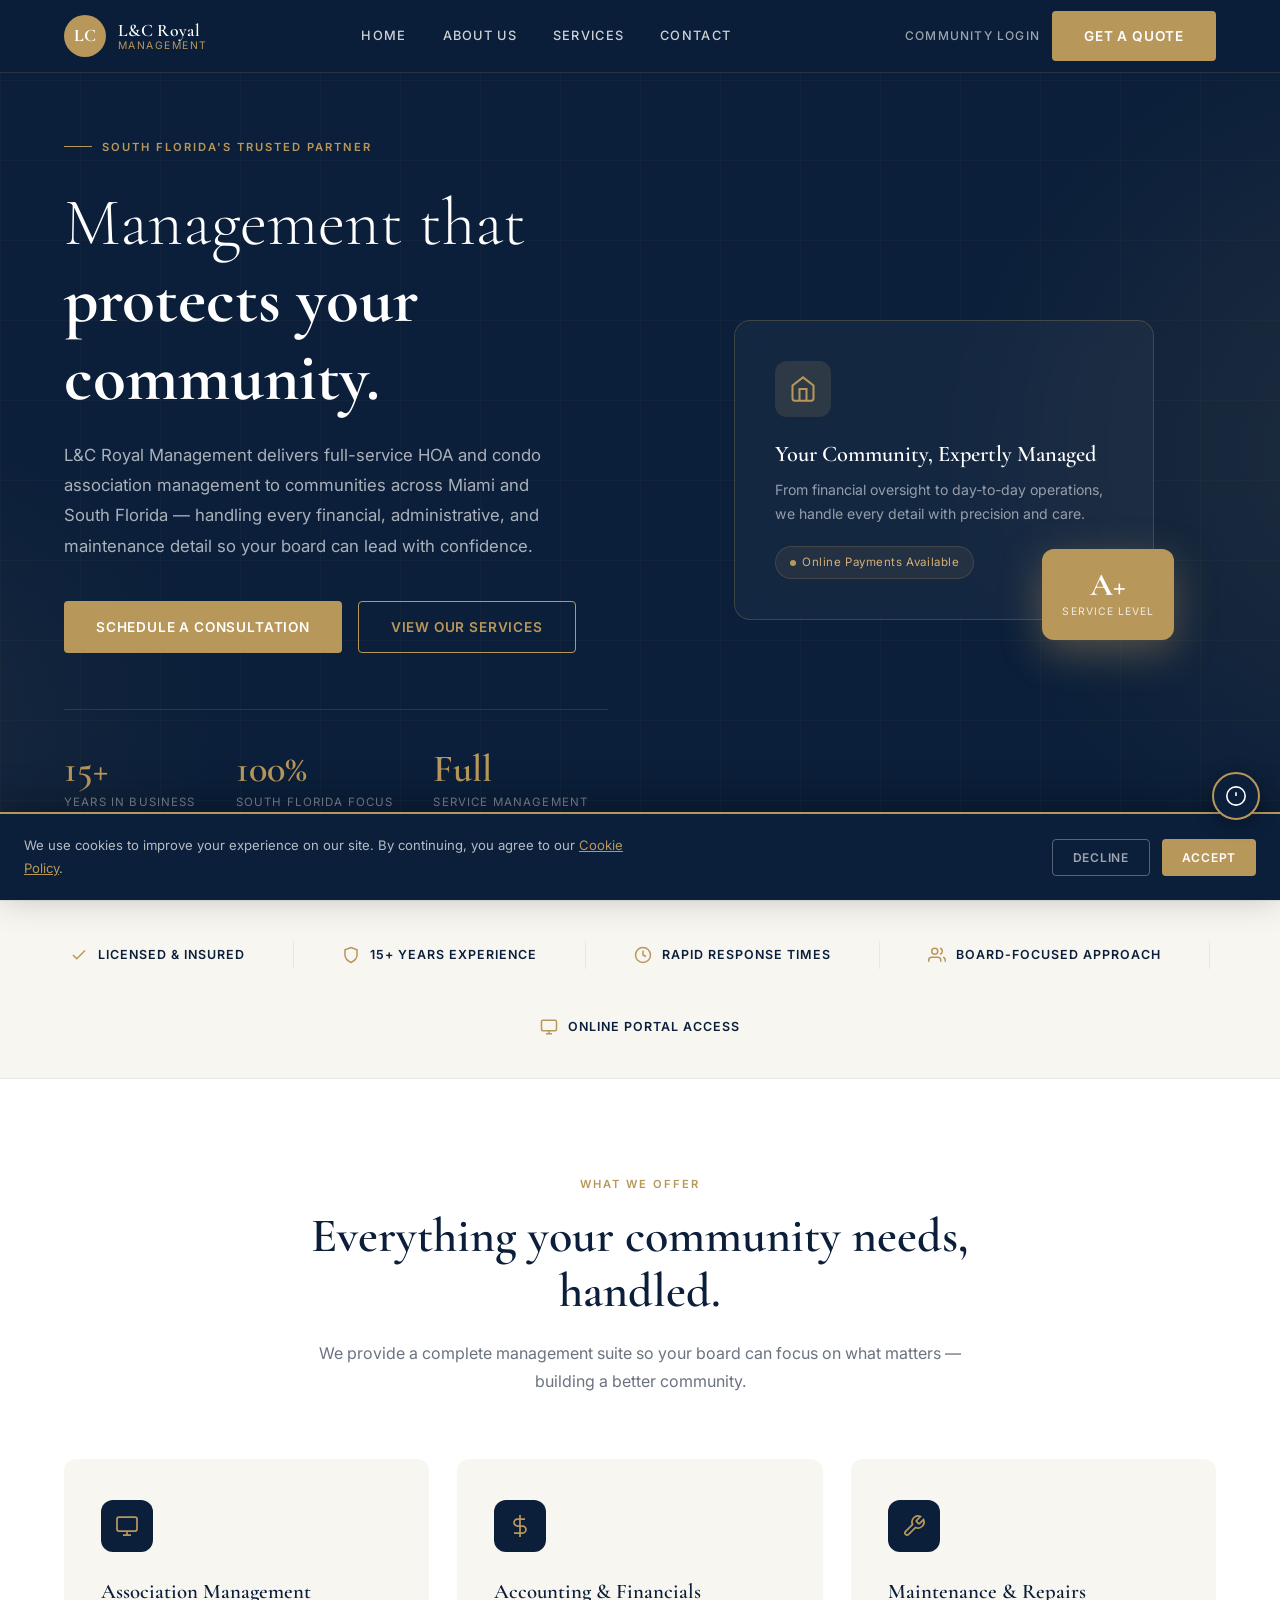
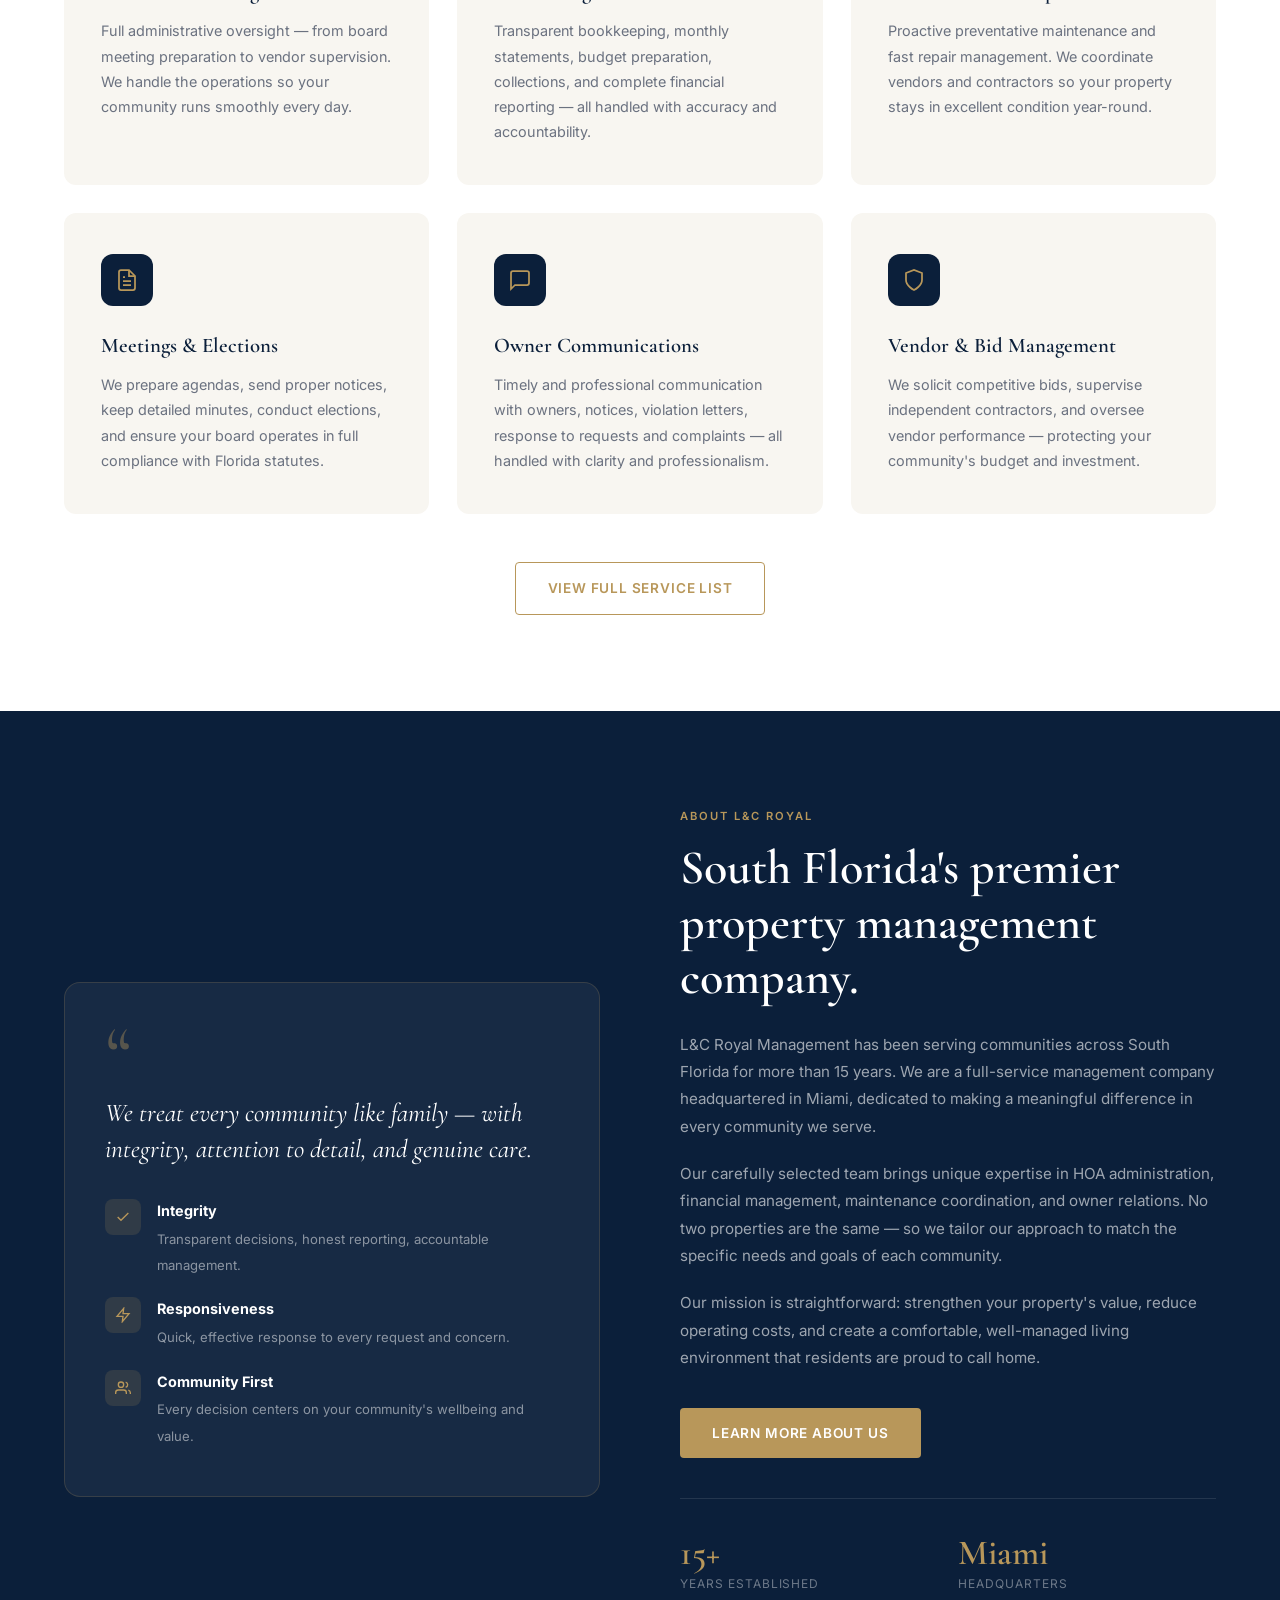
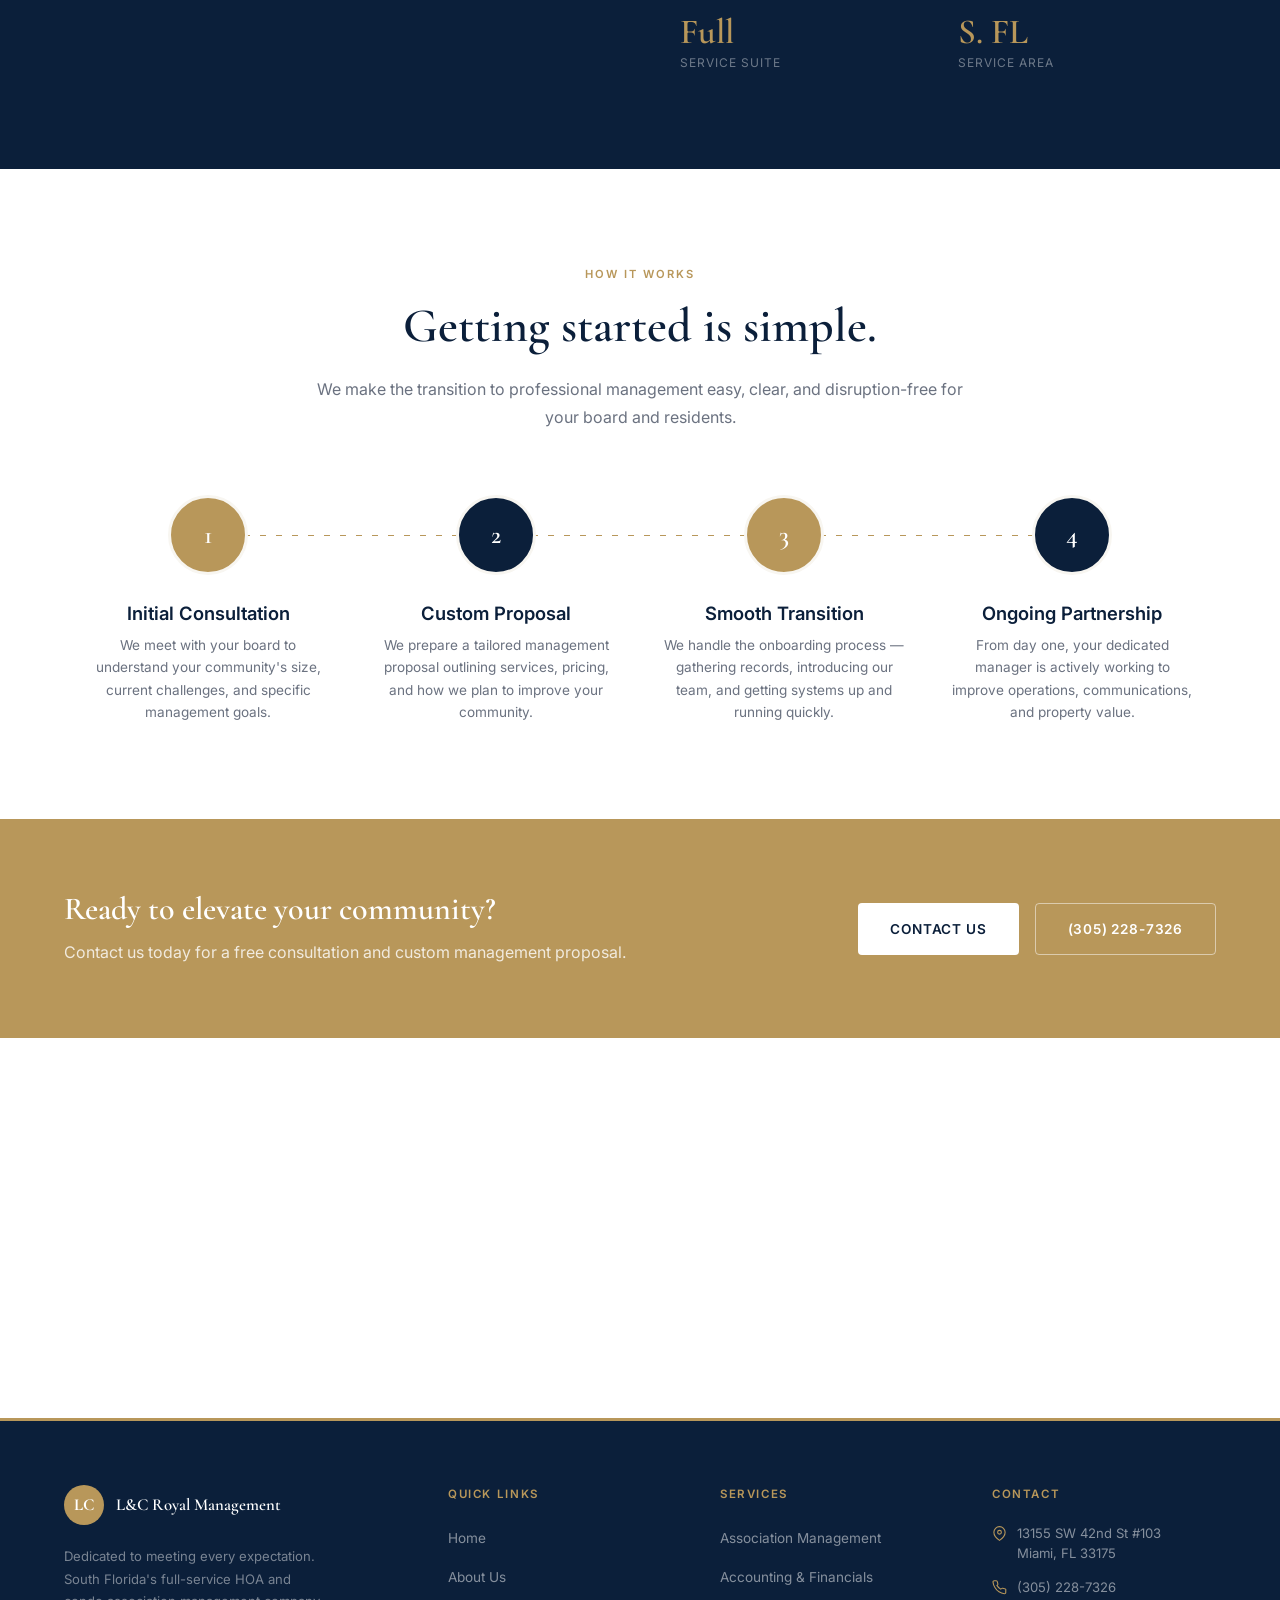
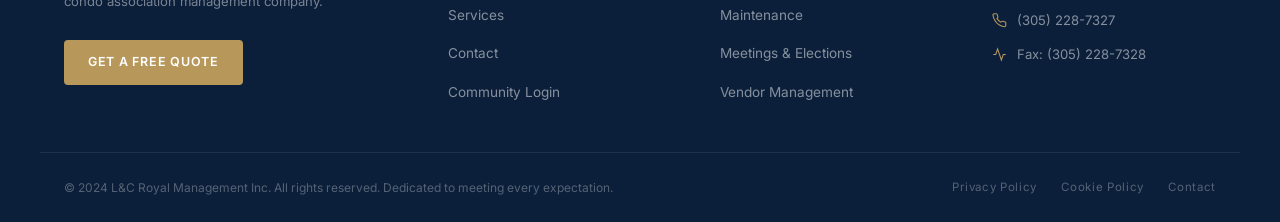
<file: index.html>
<!DOCTYPE html>
<html lang="en">
<head>
  <meta charset="UTF-8" />
  <meta name="viewport" content="width=device-width, initial-scale=1.0" />
  <title>L&amp;C Royal Management | HOA &amp; Condo Property Management — Miami, FL</title>
  <meta name="description" content="L&amp;C Royal Management is South Florida's trusted HOA and condo association management company. 15+ years serving Miami communities with expert financial, administrative, and maintenance services." />
  <link rel="canonical" href="https://lcroyal.com/" />
  <meta property="og:title" content="L&amp;C Royal Management | HOA &amp; Condo Management — Miami, FL" />
  <meta property="og:description" content="South Florida's trusted community association management company. Expert financial, administrative, and maintenance services for HOAs and condos." />
  <meta property="og:type" content="website" />
  <meta property="og:url" content="https://lcroyal.com/" />
  <link rel="icon" type="image/svg+xml" href="images/favicon.svg" />
  <link rel="preconnect" href="https://fonts.googleapis.com" />
  <link rel="preconnect" href="https://fonts.gstatic.com" crossorigin />
  <link href="https://fonts.googleapis.com/css2?family=Cormorant+Garamond:ital,wght@0,400;0,600;0,700;1,400;1,600&family=Inter:wght@400;500;600&display=swap" rel="stylesheet" />
  <link rel="stylesheet" href="css/style.css" />
  <script type="application/ld+json">
  {
    "@context": "https://schema.org",
    "@type": "LocalBusiness",
    "@id": "https://lcroyal.com/#business",
    "name": "L&C Royal Management Inc.",
    "url": "https://lcroyal.com",
    "telephone": "+13052287326",
    "faxNumber": "+13052287328",
    "address": {
      "@type": "PostalAddress",
      "streetAddress": "13155 SW 42nd St Suite 103",
      "addressLocality": "Miami",
      "addressRegion": "FL",
      "postalCode": "33175",
      "addressCountry": "US"
    },
    "geo": {
      "@type": "GeoCoordinates",
      "latitude": 25.72950,
      "longitude": -80.40937
    },
    "description": "Full-service HOA and condo association management company serving South Florida communities for over 15 years.",
    "areaServed": "South Florida",
    "serviceType": ["HOA Management", "Condo Association Management", "Property Management", "Community Accounting"],
    "openingHours": "Mo-Fr 09:00-17:00",
    "priceRange": "$$"
  }
  </script>
  <meta property="og:image" content="https://lcroyal.com/images/lcroyal-og.svg" />
</head>
<body>

<!-- NAV -->
<header id="nav" role="banner">
  <div class="nav-inner">
    <a href="index.html" class="nav-logo" aria-label="L&C Royal Management home">
      <div class="nav-logo-mark"><span>LC</span></div>
      <div class="nav-logo-text">
        <strong>L&amp;C Royal</strong>
        <em>Management</em>
      </div>
    </a>
    <nav class="nav-links" aria-label="Main navigation">
      <a href="index.html">Home</a>
      <a href="about.html">About Us</a>
      <a href="services.html">Services</a>
      <a href="contact.html">Contact</a>
    </nav>
    <div class="nav-cta">
      <a href="https://lcroyal.com/login" class="nav-login" aria-label="Community portal login">
        <svg viewBox="0 0 24 24" fill="none" stroke-width="1.75" aria-hidden="true"><path d="M20 21v-2a4 4 0 0 0-4-4H8a4 4 0 0 0-4 4v2"/><circle cx="12" cy="7" r="4"/></svg>
        Community Login
      </a>
      <a href="contact.html" class="btn btn-gold">Get a Quote</a>
    </div>
    <button class="nav-toggle" aria-label="Toggle mobile menu" aria-expanded="false" aria-controls="nav-mobile">
      <span></span><span></span><span></span>
    </button>
  </div>
  <nav class="nav-mobile" id="nav-mobile" aria-label="Mobile navigation">
    <a href="index.html">Home</a>
    <a href="about.html">About Us</a>
    <a href="services.html">Services</a>
    <a href="contact.html">Contact</a>
    <div class="mobile-cta">
      <a href="https://lcroyal.com/login" class="btn btn-outline">Community Login</a>
      <a href="contact.html" class="btn btn-gold">Get a Quote</a>
    </div>
  </nav>
</header>

<!-- HERO -->
<main id="main">
<section id="hero" aria-labelledby="hero-heading">
  <div class="hero-bg" aria-hidden="true"></div>
  <div class="hero-grid-lines" aria-hidden="true"></div>
  <div class="hero-inner">
    <div class="hero-content">
      <div class="hero-eyebrow">
        <span class="eyebrow">South Florida's Trusted Partner</span>
      </div>
      <h1 id="hero-heading">
        Management that
        <strong>protects your community.</strong>
      </h1>
      <p>L&amp;C Royal Management delivers full-service HOA and condo association management to communities across Miami and South Florida — handling every financial, administrative, and maintenance detail so your board can lead with confidence.</p>
      <div class="hero-actions">
        <a href="contact.html" class="btn btn-gold">Schedule a Consultation</a>
        <a href="services.html" class="btn btn-outline">View Our Services</a>
      </div>
      <div class="hero-stats">
        <div>
          <div class="hero-stat-num">15+</div>
          <div class="hero-stat-label">Years in Business</div>
        </div>
        <div>
          <div class="hero-stat-num">100%</div>
          <div class="hero-stat-label">South Florida Focus</div>
        </div>
        <div>
          <div class="hero-stat-num">Full</div>
          <div class="hero-stat-label">Service Management</div>
        </div>
      </div>
    </div>
    <div class="hero-visual" aria-hidden="true">
      <div class="hero-card-stack">
        <div class="hero-card-main">
          <div class="hero-card-icon">
            <svg viewBox="0 0 24 24" fill="none" stroke-width="1.75"><path d="M3 9l9-7 9 7v11a2 2 0 0 1-2 2H5a2 2 0 0 1-2-2z"/><polyline points="9 22 9 12 15 12 15 22"/></svg>
          </div>
          <h3>Your Community, Expertly Managed</h3>
          <p>From financial oversight to day-to-day operations, we handle every detail with precision and care.</p>
          <div class="hero-pill">Online Payments Available</div>
        </div>
        <div class="hero-badge">
          <div class="hero-badge-num">A+</div>
          <div class="hero-badge-txt">Service Level</div>
        </div>
      </div>
    </div>
  </div>
</section>

<!-- TRUST BAR -->
<section id="trust" aria-label="Trust signals">
  <div class="trust-inner">
    <div class="trust-item">
      <svg viewBox="0 0 24 24" fill="none" stroke-width="2" aria-hidden="true"><polyline points="20 6 9 17 4 12"/></svg>
      Licensed &amp; Insured
    </div>
    <div class="trust-divider" aria-hidden="true"></div>
    <div class="trust-item">
      <svg viewBox="0 0 24 24" fill="none" stroke-width="2" aria-hidden="true"><path d="M12 22s8-4 8-10V5l-8-3-8 3v7c0 6 8 10 8 10z"/></svg>
      15+ Years Experience
    </div>
    <div class="trust-divider" aria-hidden="true"></div>
    <div class="trust-item">
      <svg viewBox="0 0 24 24" fill="none" stroke-width="2" aria-hidden="true"><circle cx="12" cy="12" r="10"/><path d="M12 6v6l4 2"/></svg>
      Rapid Response Times
    </div>
    <div class="trust-divider" aria-hidden="true"></div>
    <div class="trust-item">
      <svg viewBox="0 0 24 24" fill="none" stroke-width="2" aria-hidden="true"><path d="M17 21v-2a4 4 0 0 0-4-4H5a4 4 0 0 0-4 4v2"/><circle cx="9" cy="7" r="4"/><path d="M23 21v-2a4 4 0 0 0-3-3.87"/><path d="M16 3.13a4 4 0 0 1 0 7.75"/></svg>
      Board-Focused Approach
    </div>
    <div class="trust-divider" aria-hidden="true"></div>
    <div class="trust-item">
      <svg viewBox="0 0 24 24" fill="none" stroke-width="2" aria-hidden="true"><rect x="2" y="3" width="20" height="14" rx="2"/><path d="M8 21h8M12 17v4"/></svg>
      Online Portal Access
    </div>
  </div>
</section>

<!-- SERVICES OVERVIEW -->
<section id="services-overview" aria-labelledby="services-heading">
  <div class="wrap">
    <div class="section-header">
      <span class="eyebrow">What We Offer</span>
      <h2 id="services-heading">Everything your community needs, handled.</h2>
      <p>We provide a complete management suite so your board can focus on what matters — building a better community.</p>
    </div>
    <div class="services-grid">
      <article class="service-card">
        <div class="service-card-icon">
          <svg viewBox="0 0 24 24" fill="none" stroke-width="1.75" aria-hidden="true"><rect x="2" y="3" width="20" height="14" rx="2"/><path d="M8 21h8M12 17v4"/></svg>
        </div>
        <h3>Association Management</h3>
        <p>Full administrative oversight — from board meeting preparation to vendor supervision. We handle the operations so your community runs smoothly every day.</p>
      </article>
      <article class="service-card">
        <div class="service-card-icon">
          <svg viewBox="0 0 24 24" fill="none" stroke-width="1.75" aria-hidden="true"><line x1="12" y1="1" x2="12" y2="23"/><path d="M17 5H9.5a3.5 3.5 0 0 0 0 7h5a3.5 3.5 0 0 1 0 7H6"/></svg>
        </div>
        <h3>Accounting &amp; Financials</h3>
        <p>Transparent bookkeeping, monthly statements, budget preparation, collections, and complete financial reporting — all handled with accuracy and accountability.</p>
      </article>
      <article class="service-card">
        <div class="service-card-icon">
          <svg viewBox="0 0 24 24" fill="none" stroke-width="1.75" aria-hidden="true"><path d="M14.7 6.3a1 1 0 0 0 0 1.4l1.6 1.6a1 1 0 0 0 1.4 0l3.77-3.77a6 6 0 0 1-7.94 7.94l-6.91 6.91a2.12 2.12 0 0 1-3-3l6.91-6.91a6 6 0 0 1 7.94-7.94l-3.76 3.76z"/></svg>
        </div>
        <h3>Maintenance &amp; Repairs</h3>
        <p>Proactive preventative maintenance and fast repair management. We coordinate vendors and contractors so your property stays in excellent condition year-round.</p>
      </article>
      <article class="service-card">
        <div class="service-card-icon">
          <svg viewBox="0 0 24 24" fill="none" stroke-width="1.75" aria-hidden="true"><path d="M14 2H6a2 2 0 0 0-2 2v16a2 2 0 0 0 2 2h12a2 2 0 0 0 2-2V8z"/><polyline points="14 2 14 8 20 8"/><line x1="16" y1="13" x2="8" y2="13"/><line x1="16" y1="17" x2="8" y2="17"/><polyline points="10 9 9 9 8 9"/></svg>
        </div>
        <h3>Meetings &amp; Elections</h3>
        <p>We prepare agendas, send proper notices, keep detailed minutes, conduct elections, and ensure your board operates in full compliance with Florida statutes.</p>
      </article>
      <article class="service-card">
        <div class="service-card-icon">
          <svg viewBox="0 0 24 24" fill="none" stroke-width="1.75" aria-hidden="true"><path d="M21 15a2 2 0 0 1-2 2H7l-4 4V5a2 2 0 0 1 2-2h14a2 2 0 0 1 2 2z"/></svg>
        </div>
        <h3>Owner Communications</h3>
        <p>Timely and professional communication with owners, notices, violation letters, response to requests and complaints — all handled with clarity and professionalism.</p>
      </article>
      <article class="service-card">
        <div class="service-card-icon">
          <svg viewBox="0 0 24 24" fill="none" stroke-width="1.75" aria-hidden="true"><path d="M12 22s8-4 8-10V5l-8-3-8 3v7c0 6 8 10 8 10z"/></svg>
        </div>
        <h3>Vendor &amp; Bid Management</h3>
        <p>We solicit competitive bids, supervise independent contractors, and oversee vendor performance — protecting your community's budget and investment.</p>
      </article>
    </div>
    <div style="text-align:center; margin-top:48px;">
      <a href="services.html" class="btn btn-outline">View Full Service List</a>
    </div>
  </div>
</section>

<!-- ABOUT SPLIT -->
<section id="about-split" aria-labelledby="about-heading">
  <div class="about-inner">
    <div class="about-visual">
      <div class="about-visual-box">
        <span class="about-quote-mark" aria-hidden="true">&ldquo;</span>
        <p class="about-quote">We treat every community like family — with integrity, attention to detail, and genuine care.</p>
        <div class="about-values">
          <div class="about-value">
            <div class="about-value-icon">
              <svg viewBox="0 0 24 24" fill="none" stroke-width="2" aria-hidden="true"><polyline points="20 6 9 17 4 12"/></svg>
            </div>
            <div class="about-value-txt">
              <strong>Integrity</strong>
              <span>Transparent decisions, honest reporting, accountable management.</span>
            </div>
          </div>
          <div class="about-value">
            <div class="about-value-icon">
              <svg viewBox="0 0 24 24" fill="none" stroke-width="2" aria-hidden="true"><path d="M13 2L3 14h9l-1 8 10-12h-9l1-8z"/></svg>
            </div>
            <div class="about-value-txt">
              <strong>Responsiveness</strong>
              <span>Quick, effective response to every request and concern.</span>
            </div>
          </div>
          <div class="about-value">
            <div class="about-value-icon">
              <svg viewBox="0 0 24 24" fill="none" stroke-width="2" aria-hidden="true"><path d="M17 21v-2a4 4 0 0 0-4-4H5a4 4 0 0 0-4 4v2"/><circle cx="9" cy="7" r="4"/><path d="M23 21v-2a4 4 0 0 0-3-3.87"/><path d="M16 3.13a4 4 0 0 1 0 7.75"/></svg>
            </div>
            <div class="about-value-txt">
              <strong>Community First</strong>
              <span>Every decision centers on your community's wellbeing and value.</span>
            </div>
          </div>
        </div>
      </div>
    </div>
    <div class="about-content">
      <span class="eyebrow">About L&amp;C Royal</span>
      <h2 id="about-heading">South Florida's premier property management company.</h2>
      <p>L&amp;C Royal Management has been serving communities across South Florida for more than 15 years. We are a full-service management company headquartered in Miami, dedicated to making a meaningful difference in every community we serve.</p>
      <p>Our carefully selected team brings unique expertise in HOA administration, financial management, maintenance coordination, and owner relations. No two properties are the same — so we tailor our approach to match the specific needs and goals of each community.</p>
      <p>Our mission is straightforward: strengthen your property's value, reduce operating costs, and create a comfortable, well-managed living environment that residents are proud to call home.</p>
      <a href="about.html" class="btn btn-gold">Learn More About Us</a>
      <div class="about-milestones">
        <div class="milestone">
          <div class="milestone-num">15+</div>
          <div class="milestone-label">Years Established</div>
        </div>
        <div class="milestone">
          <div class="milestone-num">Miami</div>
          <div class="milestone-label">Headquarters</div>
        </div>
        <div class="milestone">
          <div class="milestone-num">Full</div>
          <div class="milestone-label">Service Suite</div>
        </div>
        <div class="milestone">
          <div class="milestone-num">S. FL</div>
          <div class="milestone-label">Service Area</div>
        </div>
      </div>
    </div>
  </div>
</section>

<!-- PROCESS -->
<section id="process" aria-labelledby="process-heading">
  <div class="wrap">
    <div class="section-header">
      <span class="eyebrow">How It Works</span>
      <h2 id="process-heading">Getting started is simple.</h2>
      <p>We make the transition to professional management easy, clear, and disruption-free for your board and residents.</p>
    </div>
    <div class="process-grid">
      <div class="process-step">
        <div class="process-num"><span>1</span></div>
        <h4>Initial Consultation</h4>
        <p>We meet with your board to understand your community's size, current challenges, and specific management goals.</p>
      </div>
      <div class="process-step">
        <div class="process-num"><span>2</span></div>
        <h4>Custom Proposal</h4>
        <p>We prepare a tailored management proposal outlining services, pricing, and how we plan to improve your community.</p>
      </div>
      <div class="process-step">
        <div class="process-num"><span>3</span></div>
        <h4>Smooth Transition</h4>
        <p>We handle the onboarding process — gathering records, introducing our team, and getting systems up and running quickly.</p>
      </div>
      <div class="process-step">
        <div class="process-num"><span>4</span></div>
        <h4>Ongoing Partnership</h4>
        <p>From day one, your dedicated manager is actively working to improve operations, communications, and property value.</p>
      </div>
    </div>
  </div>
</section>

<!-- CTA BAND -->
<section id="cta-band" aria-labelledby="cta-heading">
  <div class="cta-band-inner">
    <div class="cta-band-text">
      <h2 id="cta-heading">Ready to elevate your community?</h2>
      <p>Contact us today for a free consultation and custom management proposal.</p>
    </div>
    <div class="cta-band-actions">
      <a href="contact.html" class="btn btn-white">Contact Us</a>
      <a href="tel:3052287326" class="btn btn-outline" style="border-color:rgba(255,255,255,0.5);color:#fff;">(305) 228-7326</a>
    </div>
  </div>
</section>

<!-- MAP -->
<section id="map-section" aria-label="Our Miami location">
  <iframe
    src="https://www.google.com/maps/embed?pb=!1m18!1m12!1m3!1d3594.2421430816235!2d-80.40936868459046!3d25.72950481621112!2m3!1f0!2f0!3f0!3m2!1i1024!2i768!4f13.1!3m3!1m2!1s0x88d9bf7ed0145831%3A0x153c351053bb30f9!2sL+%26+C+Royal+Management+Inc!5e0!3m2!1sen!2sus!4v1476401578674"
    title="L&C Royal Management location map"
    loading="lazy"
    allowfullscreen
    referrerpolicy="no-referrer-when-downgrade"></iframe>
</section>
</main>

<!-- FOOTER -->
<footer id="footer" role="contentinfo">
  <div class="footer-inner">
    <div class="footer-brand">
      <div class="footer-logo">
        <div class="footer-logo-mark"><span>LC</span></div>
        <span class="footer-brand-name">L&amp;C Royal Management</span>
      </div>
      <p class="footer-tagline">Dedicated to meeting every expectation. South Florida's full-service HOA and condo association management company.</p>
      <a href="contact.html" class="btn btn-gold" style="font-size:0.78rem; padding:12px 24px;">Get a Free Quote</a>
    </div>
    <div class="footer-col">
      <h5>Quick Links</h5>
      <ul>
        <li><a href="index.html">Home</a></li>
        <li><a href="about.html">About Us</a></li>
        <li><a href="services.html">Services</a></li>
        <li><a href="contact.html">Contact</a></li>
        <li><a href="https://lcroyal.com/login">Community Login</a></li>
      </ul>
    </div>
    <div class="footer-col">
      <h5>Services</h5>
      <ul>
        <li><a href="services.html#admin">Association Management</a></li>
        <li><a href="services.html#finance">Accounting &amp; Financials</a></li>
        <li><a href="services.html#maintenance">Maintenance</a></li>
        <li><a href="services.html#meetings">Meetings &amp; Elections</a></li>
        <li><a href="services.html#vendors">Vendor Management</a></li>
      </ul>
    </div>
    <div class="footer-col">
      <h5>Contact</h5>
      <div class="footer-contact-item">
        <svg viewBox="0 0 24 24" fill="none" stroke-width="1.75" aria-hidden="true"><path d="M21 10c0 7-9 13-9 13s-9-6-9-13a9 9 0 0 1 18 0z"/><circle cx="12" cy="10" r="3"/></svg>
        <span>13155 SW 42nd St #103<br>Miami, FL 33175</span>
      </div>
      <div class="footer-contact-item">
        <svg viewBox="0 0 24 24" fill="none" stroke-width="1.75" aria-hidden="true"><path d="M22 16.92v3a2 2 0 0 1-2.18 2 19.79 19.79 0 0 1-8.63-3.07A19.5 19.5 0 0 1 4.69 12a19.79 19.79 0 0 1-3.07-8.67A2 2 0 0 1 3.6 1.21h3a2 2 0 0 1 2 1.72c.127.96.361 1.903.7 2.81a2 2 0 0 1-.45 2.11L7.91 8.6a16 16 0 0 0 6 6l1.27-.85a2 2 0 0 1 2.11-.45c.907.339 1.85.573 2.81.7A2 2 0 0 1 22 16.92z"/></svg>
        <a href="tel:3052287326">(305) 228-7326</a>
      </div>
      <div class="footer-contact-item">
        <svg viewBox="0 0 24 24" fill="none" stroke-width="1.75" aria-hidden="true"><path d="M22 16.92v3a2 2 0 0 1-2.18 2 19.79 19.79 0 0 1-8.63-3.07A19.5 19.5 0 0 1 4.69 12a19.79 19.79 0 0 1-3.07-8.67A2 2 0 0 1 3.6 1.21h3a2 2 0 0 1 2 1.72c.127.96.361 1.903.7 2.81a2 2 0 0 1-.45 2.11L7.91 8.6a16 16 0 0 0 6 6l1.27-.85a2 2 0 0 1 2.11-.45c.907.339 1.85.573 2.81.7A2 2 0 0 1 22 16.92z"/></svg>
        <a href="tel:3052287327">(305) 228-7327</a>
      </div>
      <div class="footer-contact-item">
        <svg viewBox="0 0 24 24" fill="none" stroke-width="1.75" aria-hidden="true"><polyline points="22 12 18 12 15 21 9 3 6 12 2 12"/></svg>
        <span>Fax: (305) 228-7328</span>
      </div>
    </div>
  </div>
  <div class="footer-bottom">
    <p class="footer-copy">&copy; 2024 L&amp;C Royal Management Inc. All rights reserved. Dedicated to meeting every expectation.</p>
    <div class="footer-legal">
      <a href="privacy.html">Privacy Policy</a>
      <a href="privacy.html#cookies">Cookie Policy</a>
      <a href="contact.html">Contact</a>
    </div>
  </div>
</footer>

<!-- COOKIE BANNER -->
<div id="cookie-banner" style="display:none;" role="dialog" aria-label="Cookie consent">
  <p>We use cookies to improve your experience on our site. By continuing, you agree to our <a href="privacy.html">Cookie Policy</a>.</p>
  <div class="cookie-actions">
    <button id="cookie-decline" class="btn btn-outline" style="font-size:0.75rem;padding:10px 20px;border-color:rgba(255,255,255,0.3);color:rgba(255,255,255,0.6);">Decline</button>
    <button id="cookie-accept" class="btn btn-gold" style="font-size:0.75rem;padding:10px 20px;">Accept</button>
  </div>
</div>

<!-- ADA ACCESSIBILITY WIDGET -->
<div id="ada-widget" role="complementary" aria-label="Accessibility options">
  <button id="ada-toggle" aria-label="Accessibility options" aria-expanded="false" aria-controls="ada-panel">
    <svg viewBox="0 0 24 24" fill="none" stroke-width="1.75" aria-hidden="true"><circle cx="12" cy="12" r="10"/><path d="M12 8v4M12 16h.01"/></svg>
  </button>
  <div id="ada-panel" role="dialog" aria-label="Accessibility settings">
    <h6>Accessibility</h6>
    <button class="ada-btn" id="ada-hc">Toggle High Contrast</button>
    <button class="ada-btn" id="ada-large">Toggle Large Text</button>
    <button class="ada-btn" id="ada-motion">Reduce Motion</button>
    <button class="ada-btn" id="ada-reset" style="color:var(--gold);border-color:var(--gold-lt);">Reset All</button>
  </div>
</div>
<script src="js/main.js" defer></script>
</body>
</html>
</file>
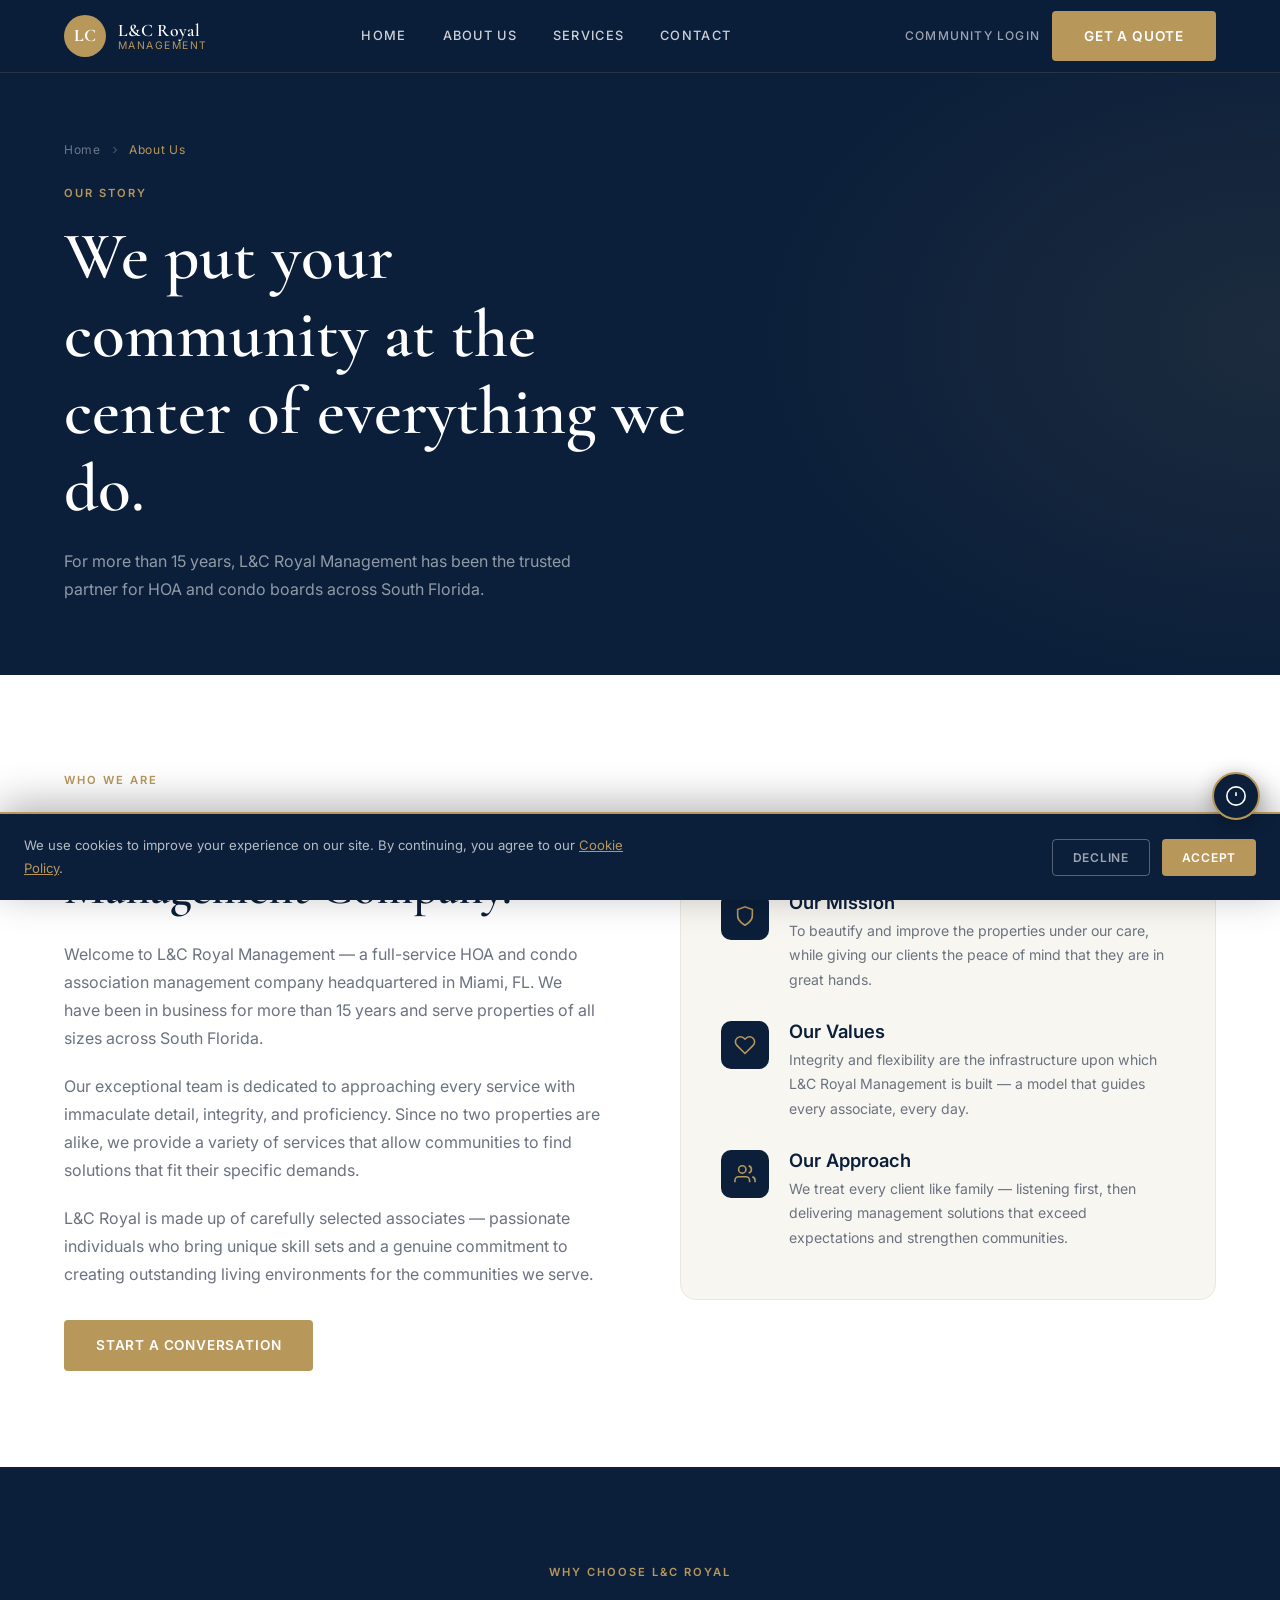
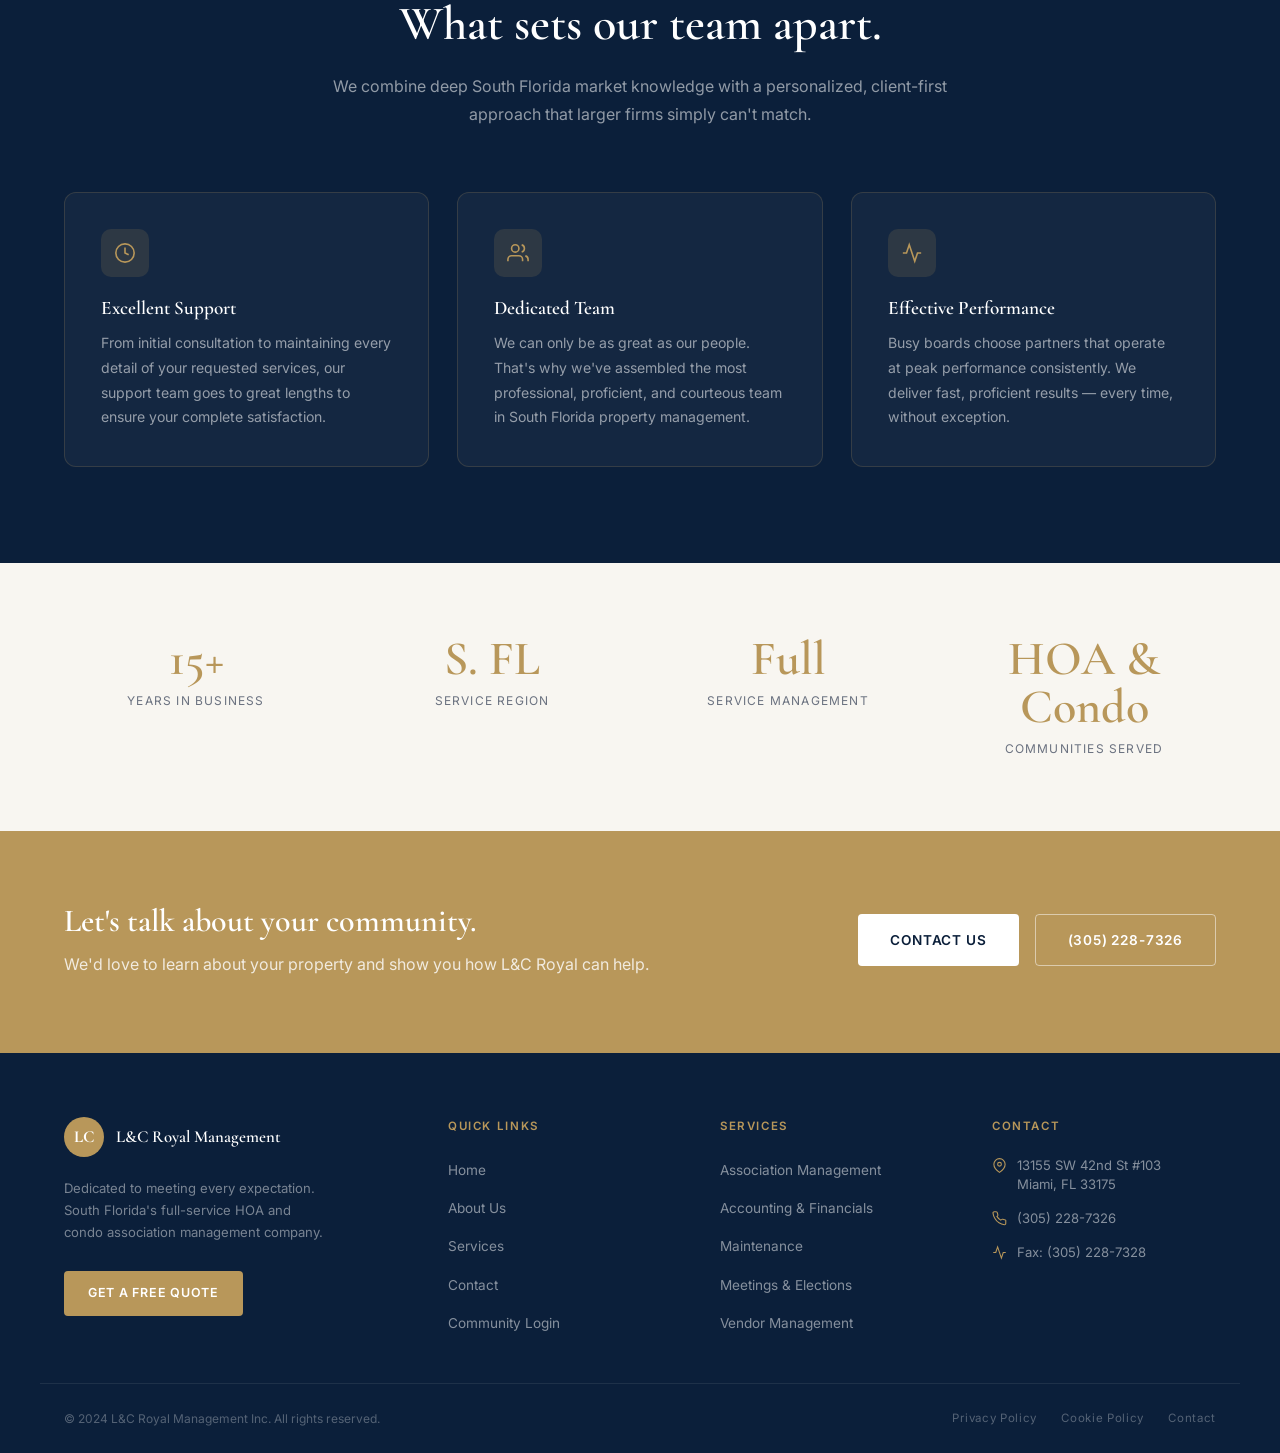
<file: about.html>
<!DOCTYPE html>
<html lang="en">
<head>
  <meta charset="UTF-8" />
  <meta name="viewport" content="width=device-width, initial-scale=1.0" />
  <title>About Us | L&amp;C Royal Management — Miami, FL</title>
  <meta name="description" content="L&amp;C Royal Management has served South Florida HOA and condo communities for 15+ years. Learn about our mission, values, and the team behind our full-service property management." />
  <link rel="canonical" href="https://lcroyal.com/about" />
  <link rel="icon" type="image/svg+xml" href="images/favicon.svg" />
  <link rel="preconnect" href="https://fonts.googleapis.com" />
  <link rel="preconnect" href="https://fonts.gstatic.com" crossorigin />
  <link href="https://fonts.googleapis.com/css2?family=Cormorant+Garamond:ital,wght@0,400;0,600;0,700;1,400;1,600&family=Inter:wght@400;500;600&display=swap" rel="stylesheet" />
  <link rel="stylesheet" href="css/style.css" />
  <script type="application/ld+json">
  {
    "@context": "https://schema.org",
    "@type": "LocalBusiness",
    "@id": "https://lcroyal.com/#business",
    "name": "L&C Royal Management Inc.",
    "url": "https://lcroyal.com",
    "telephone": "+13052287326",
    "faxNumber": "+13052287328",
    "address": {
      "@type": "PostalAddress",
      "streetAddress": "13155 SW 42nd St Suite 103",
      "addressLocality": "Miami",
      "addressRegion": "FL",
      "postalCode": "33175",
      "addressCountry": "US"
    },
    "geo": {
      "@type": "GeoCoordinates",
      "latitude": 25.72950,
      "longitude": -80.40937
    },
    "description": "Full-service HOA and condo association management company serving South Florida communities for over 15 years.",
    "areaServed": "South Florida",
    "serviceType": ["HOA Management", "Condo Association Management", "Property Management", "Community Accounting"],
    "openingHours": "Mo-Fr 09:00-17:00",
    "priceRange": "$$"
  }
  </script>
  <meta property="og:image" content="https://lcroyal.com/images/lcroyal-og.svg" />
</head>
<body>

<!-- NAV -->
<header id="nav" role="banner">
  <div class="nav-inner">
    <a href="index.html" class="nav-logo" aria-label="L&C Royal Management home">
      <div class="nav-logo-mark"><span>LC</span></div>
      <div class="nav-logo-text">
        <strong>L&amp;C Royal</strong>
        <em>Management</em>
      </div>
    </a>
    <nav class="nav-links" aria-label="Main navigation">
      <a href="index.html">Home</a>
      <a href="about.html">About Us</a>
      <a href="services.html">Services</a>
      <a href="contact.html">Contact</a>
    </nav>
    <div class="nav-cta">
      <a href="https://lcroyal.com/login" class="nav-login">
        <svg viewBox="0 0 24 24" fill="none" stroke-width="1.75" aria-hidden="true"><path d="M20 21v-2a4 4 0 0 0-4-4H8a4 4 0 0 0-4 4v2"/><circle cx="12" cy="7" r="4"/></svg>
        Community Login
      </a>
      <a href="contact.html" class="btn btn-gold">Get a Quote</a>
    </div>
    <button class="nav-toggle" aria-label="Toggle mobile menu" aria-expanded="false">
      <span></span><span></span><span></span>
    </button>
  </div>
  <nav class="nav-mobile" aria-label="Mobile navigation">
    <a href="index.html">Home</a>
    <a href="about.html">About Us</a>
    <a href="services.html">Services</a>
    <a href="contact.html">Contact</a>
    <div class="mobile-cta">
      <a href="https://lcroyal.com/login" class="btn btn-outline">Community Login</a>
      <a href="contact.html" class="btn btn-gold">Get a Quote</a>
    </div>
  </nav>
</header>

<main id="main">

<!-- PAGE HERO -->
<section class="page-hero" aria-labelledby="page-title">
  <div class="page-hero-inner">
    <nav class="breadcrumb" aria-label="Breadcrumb">
      <a href="index.html">Home</a>
      <svg width="12" height="12" viewBox="0 0 24 24" fill="none" stroke="currentColor" stroke-width="2" aria-hidden="true"><polyline points="9 18 15 12 9 6"/></svg>
      <span>About Us</span>
    </nav>
    <span class="eyebrow">Our Story</span>
    <h1 id="page-title">We put your community at the center of everything we do.</h1>
    <p>For more than 15 years, L&amp;C Royal Management has been the trusted partner for HOA and condo boards across South Florida.</p>
  </div>
</section>

<!-- WHO WE ARE -->
<section style="background:var(--white);" aria-labelledby="who-heading">
  <div class="wrap">
    <div class="grid-2col">
      <div>
        <span class="eyebrow" style="display:block;margin-bottom:16px;">Who We Are</span>
        <h2 id="who-heading" style="color:var(--navy);margin-bottom:24px;">Florida's Premier Property Management Company.</h2>
        <p style="margin-bottom:20px;">Welcome to L&amp;C Royal Management — a full-service HOA and condo association management company headquartered in Miami, FL. We have been in business for more than 15 years and serve properties of all sizes across South Florida.</p>
        <p style="margin-bottom:20px;">Our exceptional team is dedicated to approaching every service with immaculate detail, integrity, and proficiency. Since no two properties are alike, we provide a variety of services that allow communities to find solutions that fit their specific demands.</p>
        <p style="margin-bottom:32px;">L&amp;C Royal is made up of carefully selected associates — passionate individuals who bring unique skill sets and a genuine commitment to creating outstanding living environments for the communities we serve.</p>
        <a href="contact.html" class="btn btn-gold">Start a Conversation</a>
      </div>
      <div style="background:var(--cream);border-radius:16px;padding:48px 40px;border:1px solid var(--gray-lt);">
        <div style="display:flex;flex-direction:column;gap:28px;">
          <div style="display:flex;gap:20px;align-items:flex-start;">
            <div style="width:48px;height:48px;background:var(--navy);border-radius:10px;display:flex;align-items:center;justify-content:center;flex-shrink:0;">
              <svg width="22" height="22" viewBox="0 0 24 24" fill="none" stroke="var(--gold)" stroke-width="1.75" aria-hidden="true"><path d="M12 22s8-4 8-10V5l-8-3-8 3v7c0 6 8 10 8 10z"/></svg>
            </div>
            <div>
              <h4 style="color:var(--navy);margin-bottom:6px;">Our Mission</h4>
              <p style="font-size:0.88rem;">To beautify and improve the properties under our care, while giving our clients the peace of mind that they are in great hands.</p>
            </div>
          </div>
          <div style="display:flex;gap:20px;align-items:flex-start;">
            <div style="width:48px;height:48px;background:var(--navy);border-radius:10px;display:flex;align-items:center;justify-content:center;flex-shrink:0;">
              <svg width="22" height="22" viewBox="0 0 24 24" fill="none" stroke="var(--gold)" stroke-width="1.75" aria-hidden="true"><path d="M20.84 4.61a5.5 5.5 0 0 0-7.78 0L12 5.67l-1.06-1.06a5.5 5.5 0 0 0-7.78 7.78l1.06 1.06L12 21.23l7.78-7.78 1.06-1.06a5.5 5.5 0 0 0 0-7.78z"/></svg>
            </div>
            <div>
              <h4 style="color:var(--navy);margin-bottom:6px;">Our Values</h4>
              <p style="font-size:0.88rem;">Integrity and flexibility are the infrastructure upon which L&amp;C Royal Management is built — a model that guides every associate, every day.</p>
            </div>
          </div>
          <div style="display:flex;gap:20px;align-items:flex-start;">
            <div style="width:48px;height:48px;background:var(--navy);border-radius:10px;display:flex;align-items:center;justify-content:center;flex-shrink:0;">
              <svg width="22" height="22" viewBox="0 0 24 24" fill="none" stroke="var(--gold)" stroke-width="1.75" aria-hidden="true"><path d="M17 21v-2a4 4 0 0 0-4-4H5a4 4 0 0 0-4 4v2"/><circle cx="9" cy="7" r="4"/><path d="M23 21v-2a4 4 0 0 0-3-3.87"/><path d="M16 3.13a4 4 0 0 1 0 7.75"/></svg>
            </div>
            <div>
              <h4 style="color:var(--navy);margin-bottom:6px;">Our Approach</h4>
              <p style="font-size:0.88rem;">We treat every client like family — listening first, then delivering management solutions that exceed expectations and strengthen communities.</p>
            </div>
          </div>
        </div>
      </div>
    </div>
  </div>
</section>

<!-- WHAT SETS US APART -->
<section style="background:var(--navy);" aria-labelledby="apart-heading">
  <div class="wrap">
    <div class="section-header" style="max-width:680px;margin:0 auto 64px;">
      <span class="eyebrow" style="display:block;margin-bottom:16px;">Why Choose L&amp;C Royal</span>
      <h2 id="apart-heading" style="color:var(--white);margin-bottom:20px;">What sets our team apart.</h2>
      <p style="color:rgba(255,255,255,0.55);">We combine deep South Florida market knowledge with a personalized, client-first approach that larger firms simply can't match.</p>
    </div>
    <div class="grid-3col">
      <div style="background:rgba(255,255,255,0.04);border:1px solid rgba(184,151,90,0.2);border-radius:12px;padding:36px;">
        <div style="width:48px;height:48px;background:rgba(184,151,90,0.15);border-radius:10px;display:flex;align-items:center;justify-content:center;margin-bottom:20px;">
          <svg width="22" height="22" viewBox="0 0 24 24" fill="none" stroke="var(--gold)" stroke-width="1.75" aria-hidden="true"><circle cx="12" cy="12" r="10"/><polyline points="12 6 12 12 16 14"/></svg>
        </div>
        <h3 style="color:var(--white);font-size:1.2rem;margin-bottom:12px;">Excellent Support</h3>
        <p style="color:rgba(255,255,255,0.55);font-size:0.88rem;line-height:1.75;">From initial consultation to maintaining every detail of your requested services, our support team goes to great lengths to ensure your complete satisfaction.</p>
      </div>
      <div style="background:rgba(255,255,255,0.04);border:1px solid rgba(184,151,90,0.2);border-radius:12px;padding:36px;">
        <div style="width:48px;height:48px;background:rgba(184,151,90,0.15);border-radius:10px;display:flex;align-items:center;justify-content:center;margin-bottom:20px;">
          <svg width="22" height="22" viewBox="0 0 24 24" fill="none" stroke="var(--gold)" stroke-width="1.75" aria-hidden="true"><path d="M17 21v-2a4 4 0 0 0-4-4H5a4 4 0 0 0-4 4v2"/><circle cx="9" cy="7" r="4"/><path d="M23 21v-2a4 4 0 0 0-3-3.87"/><path d="M16 3.13a4 4 0 0 1 0 7.75"/></svg>
        </div>
        <h3 style="color:var(--white);font-size:1.2rem;margin-bottom:12px;">Dedicated Team</h3>
        <p style="color:rgba(255,255,255,0.55);font-size:0.88rem;line-height:1.75;">We can only be as great as our people. That's why we've assembled the most professional, proficient, and courteous team in South Florida property management.</p>
      </div>
      <div style="background:rgba(255,255,255,0.04);border:1px solid rgba(184,151,90,0.2);border-radius:12px;padding:36px;">
        <div style="width:48px;height:48px;background:rgba(184,151,90,0.15);border-radius:10px;display:flex;align-items:center;justify-content:center;margin-bottom:20px;">
          <svg width="22" height="22" viewBox="0 0 24 24" fill="none" stroke="var(--gold)" stroke-width="1.75" aria-hidden="true"><polyline points="22 12 18 12 15 21 9 3 6 12 2 12"/></svg>
        </div>
        <h3 style="color:var(--white);font-size:1.2rem;margin-bottom:12px;">Effective Performance</h3>
        <p style="color:rgba(255,255,255,0.55);font-size:0.88rem;line-height:1.75;">Busy boards choose partners that operate at peak performance consistently. We deliver fast, proficient results — every time, without exception.</p>
      </div>
    </div>
  </div>
</section>

<!-- STATS ROW -->
<section style="background:var(--cream);padding:72px 0;" aria-label="Company milestones">
  <div class="wrap">
    <div class="grid-4col">
      <div>
        <div style="font-family:var(--font-display);font-size:3rem;font-weight:600;color:var(--gold);line-height:1;">15+</div>
        <div style="font-size:0.75rem;letter-spacing:0.1em;text-transform:uppercase;color:var(--gray);margin-top:8px;">Years in Business</div>
      </div>
      <div>
        <div style="font-family:var(--font-display);font-size:3rem;font-weight:600;color:var(--gold);line-height:1;">S. FL</div>
        <div style="font-size:0.75rem;letter-spacing:0.1em;text-transform:uppercase;color:var(--gray);margin-top:8px;">Service Region</div>
      </div>
      <div>
        <div style="font-family:var(--font-display);font-size:3rem;font-weight:600;color:var(--gold);line-height:1;">Full</div>
        <div style="font-size:0.75rem;letter-spacing:0.1em;text-transform:uppercase;color:var(--gray);margin-top:8px;">Service Management</div>
      </div>
      <div>
        <div style="font-family:var(--font-display);font-size:3rem;font-weight:600;color:var(--gold);line-height:1;">HOA &amp; Condo</div>
        <div style="font-size:0.75rem;letter-spacing:0.1em;text-transform:uppercase;color:var(--gray);margin-top:8px;">Communities Served</div>
      </div>
    </div>
  </div>
</section>

<!-- CTA -->
<section id="cta-band" aria-labelledby="about-cta">
  <div class="cta-band-inner">
    <div class="cta-band-text">
      <h2 id="about-cta">Let's talk about your community.</h2>
      <p>We'd love to learn about your property and show you how L&amp;C Royal can help.</p>
    </div>
    <div class="cta-band-actions">
      <a href="contact.html" class="btn btn-white">Contact Us</a>
      <a href="tel:3052287326" class="btn btn-outline" style="border-color:rgba(255,255,255,0.5);color:#fff;">(305) 228-7326</a>
    </div>
  </div>
</section>

</main>

<!-- FOOTER -->
<footer id="footer" role="contentinfo">
  <div class="footer-inner">
    <div class="footer-brand">
      <div class="footer-logo">
        <div class="footer-logo-mark"><span>LC</span></div>
        <span class="footer-brand-name">L&amp;C Royal Management</span>
      </div>
      <p class="footer-tagline">Dedicated to meeting every expectation. South Florida's full-service HOA and condo association management company.</p>
      <a href="contact.html" class="btn btn-gold" style="font-size:0.78rem;padding:12px 24px;">Get a Free Quote</a>
    </div>
    <div class="footer-col">
      <h5>Quick Links</h5>
      <ul>
        <li><a href="index.html">Home</a></li>
        <li><a href="about.html">About Us</a></li>
        <li><a href="services.html">Services</a></li>
        <li><a href="contact.html">Contact</a></li>
        <li><a href="https://lcroyal.com/login">Community Login</a></li>
      </ul>
    </div>
    <div class="footer-col">
      <h5>Services</h5>
      <ul>
        <li><a href="services.html">Association Management</a></li>
        <li><a href="services.html">Accounting &amp; Financials</a></li>
        <li><a href="services.html">Maintenance</a></li>
        <li><a href="services.html">Meetings &amp; Elections</a></li>
        <li><a href="services.html">Vendor Management</a></li>
      </ul>
    </div>
    <div class="footer-col">
      <h5>Contact</h5>
      <div class="footer-contact-item">
        <svg viewBox="0 0 24 24" fill="none" stroke-width="1.75" aria-hidden="true"><path d="M21 10c0 7-9 13-9 13s-9-6-9-13a9 9 0 0 1 18 0z"/><circle cx="12" cy="10" r="3"/></svg>
        <span>13155 SW 42nd St #103<br>Miami, FL 33175</span>
      </div>
      <div class="footer-contact-item">
        <svg viewBox="0 0 24 24" fill="none" stroke-width="1.75" aria-hidden="true"><path d="M22 16.92v3a2 2 0 0 1-2.18 2 19.79 19.79 0 0 1-8.63-3.07A19.5 19.5 0 0 1 4.69 12a19.79 19.79 0 0 1-3.07-8.67A2 2 0 0 1 3.6 1.21h3a2 2 0 0 1 2 1.72c.127.96.361 1.903.7 2.81a2 2 0 0 1-.45 2.11L7.91 8.6a16 16 0 0 0 6 6l1.27-.85a2 2 0 0 1 2.11-.45c.907.339 1.85.573 2.81.7A2 2 0 0 1 22 16.92z"/></svg>
        <a href="tel:3052287326">(305) 228-7326</a>
      </div>
      <div class="footer-contact-item">
        <svg viewBox="0 0 24 24" fill="none" stroke-width="1.75" aria-hidden="true"><polyline points="22 12 18 12 15 21 9 3 6 12 2 12"/></svg>
        <span>Fax: (305) 228-7328</span>
      </div>
    </div>
  </div>
  <div class="footer-bottom">
    <p class="footer-copy">&copy; 2024 L&amp;C Royal Management Inc. All rights reserved.</p>
    <div class="footer-legal">
      <a href="privacy.html">Privacy Policy</a>
      <a href="privacy.html#cookies">Cookie Policy</a>
      <a href="contact.html">Contact</a>
    </div>
  </div>
</footer>

<div id="cookie-banner" style="display:none;" role="dialog" aria-label="Cookie consent">
  <p>We use cookies to improve your experience on our site. By continuing, you agree to our <a href="privacy.html">Cookie Policy</a>.</p>
  <div class="cookie-actions">
    <button id="cookie-decline" class="btn btn-outline" style="font-size:0.75rem;padding:10px 20px;border-color:rgba(255,255,255,0.3);color:rgba(255,255,255,0.6);">Decline</button>
    <button id="cookie-accept" class="btn btn-gold" style="font-size:0.75rem;padding:10px 20px;">Accept</button>
  </div>
</div>
<!-- ADA ACCESSIBILITY WIDGET -->
<div id="ada-widget" role="complementary" aria-label="Accessibility options">
  <button id="ada-toggle" aria-label="Accessibility options" aria-expanded="false" aria-controls="ada-panel">
    <svg viewBox="0 0 24 24" fill="none" stroke-width="1.75" aria-hidden="true"><circle cx="12" cy="12" r="10"/><path d="M12 8v4M12 16h.01"/></svg>
  </button>
  <div id="ada-panel" role="dialog" aria-label="Accessibility settings">
    <h6>Accessibility</h6>
    <button class="ada-btn" id="ada-hc">Toggle High Contrast</button>
    <button class="ada-btn" id="ada-large">Toggle Large Text</button>
    <button class="ada-btn" id="ada-motion">Reduce Motion</button>
    <button class="ada-btn" id="ada-reset" style="color:var(--gold);border-color:var(--gold-lt);">Reset All</button>
  </div>
</div>
<script src="js/main.js" defer></script>
</body>
</html>
</file>
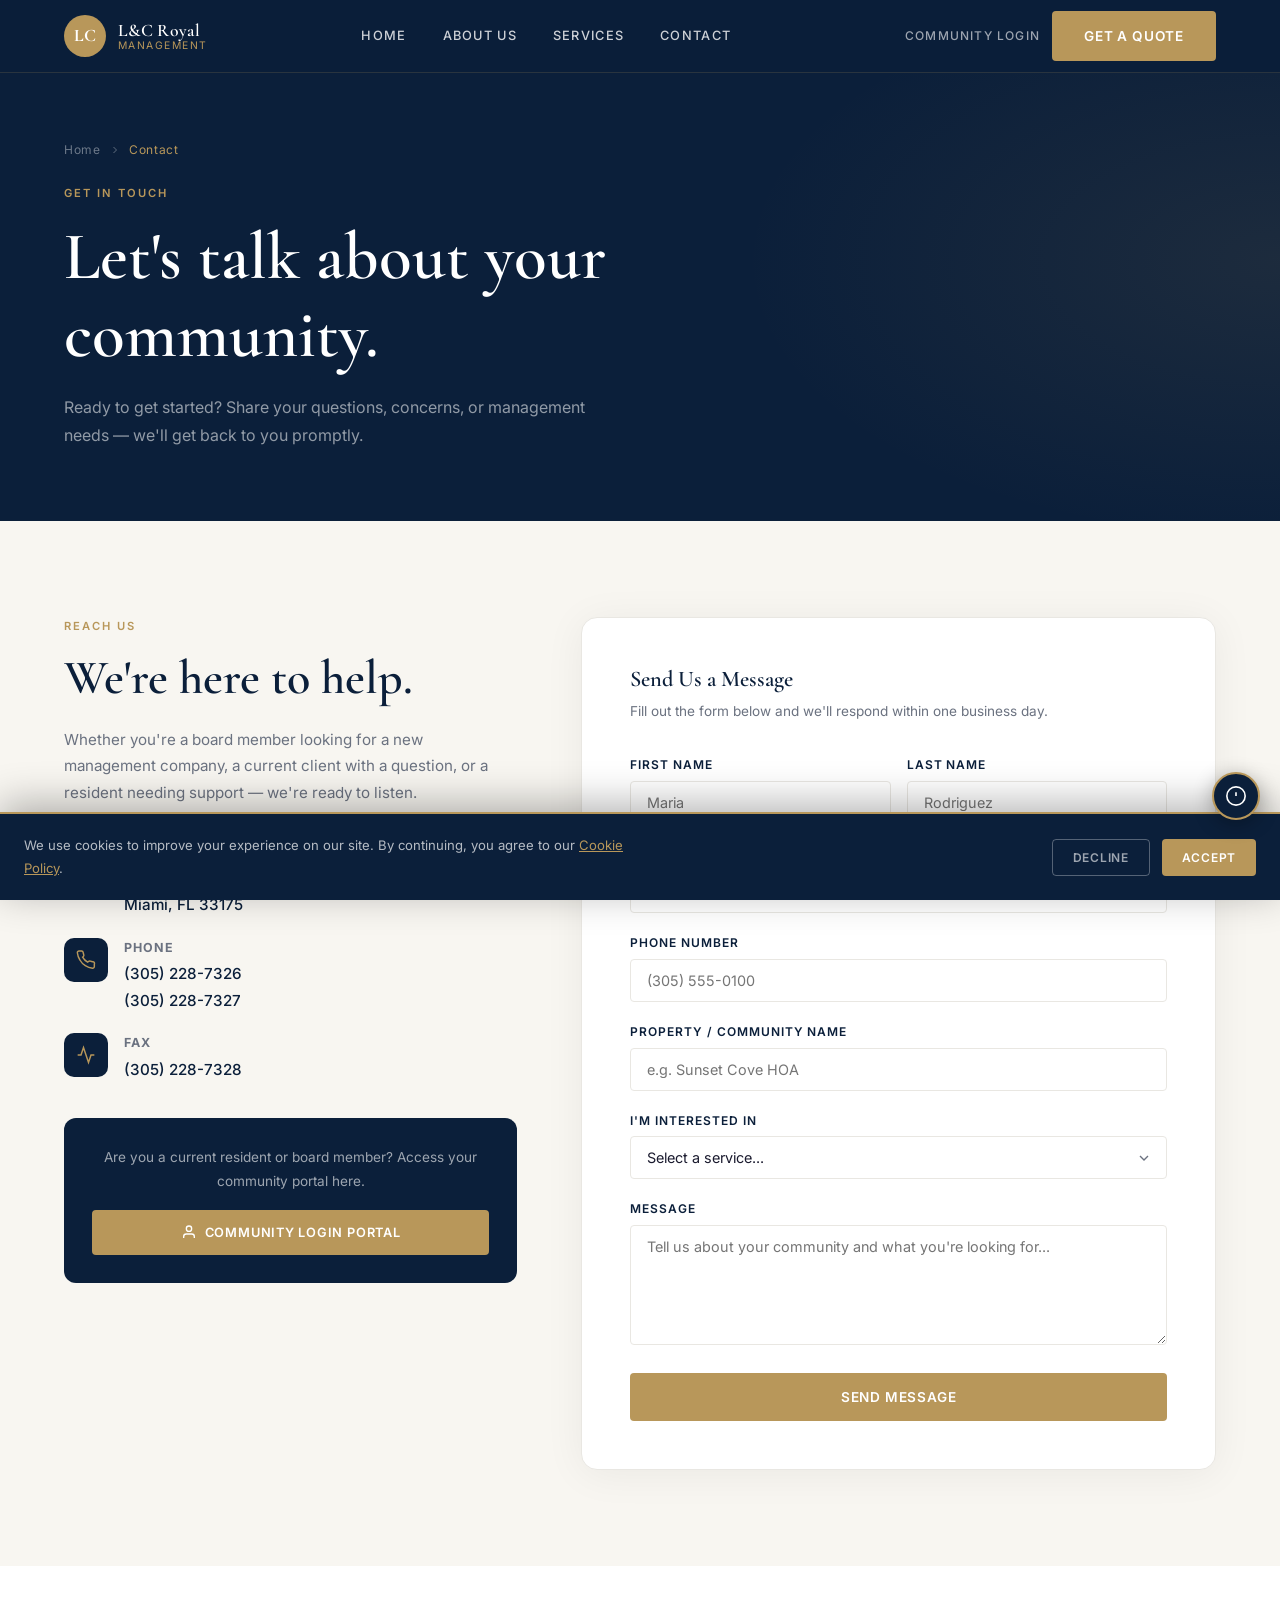
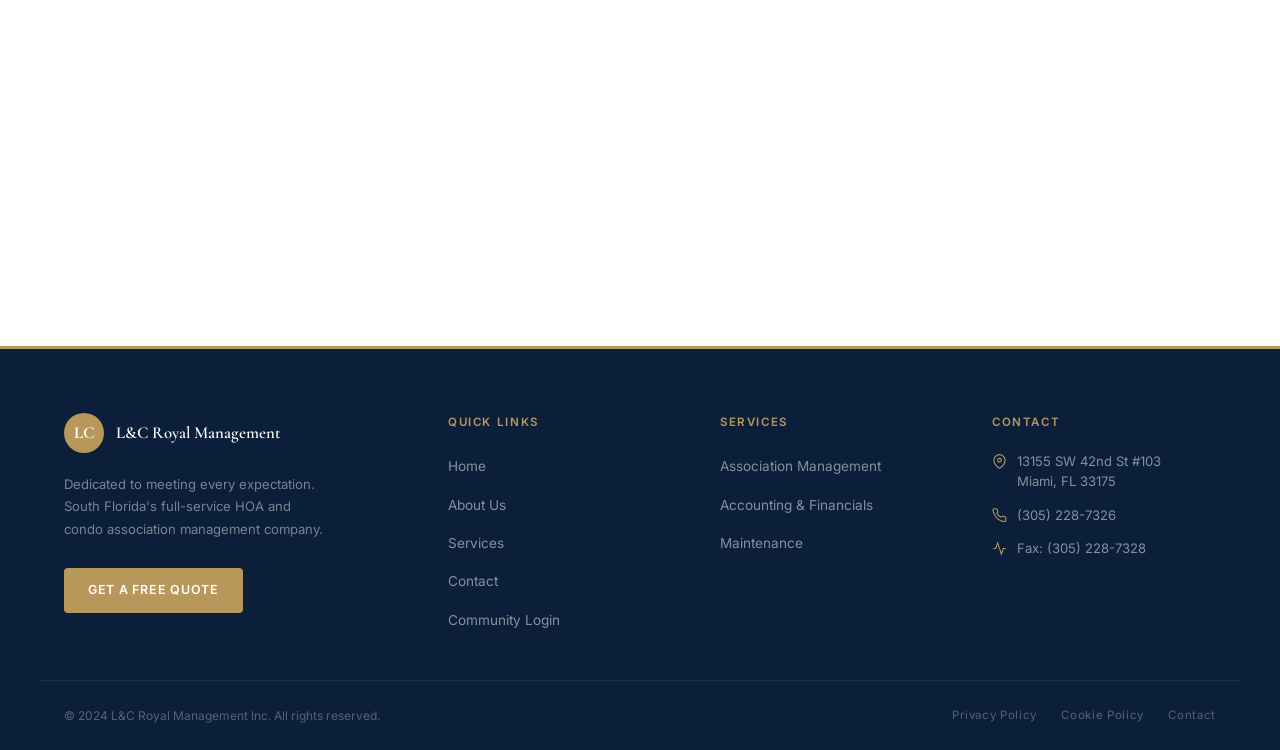
<file: contact.html>
<!DOCTYPE html>
<html lang="en">
<head>
  <meta charset="UTF-8" />
  <meta name="viewport" content="width=device-width, initial-scale=1.0" />
  <title>Contact Us | L&amp;C Royal Management — Miami, FL</title>
  <meta name="description" content="Contact L&amp;C Royal Management for HOA and condo property management services in South Florida. Call (305) 228-7326 or send us a message." />
  <link rel="canonical" href="https://lcroyal.com/contact" />
  <link rel="icon" type="image/svg+xml" href="images/favicon.svg" />
  <link rel="preconnect" href="https://fonts.googleapis.com" />
  <link rel="preconnect" href="https://fonts.gstatic.com" crossorigin />
  <link href="https://fonts.googleapis.com/css2?family=Cormorant+Garamond:ital,wght@0,400;0,600;0,700;1,400;1,600&family=Inter:wght@400;500;600&display=swap" rel="stylesheet" />
  <link rel="stylesheet" href="css/style.css" />
  <script type="application/ld+json">
  {
    "@context": "https://schema.org",
    "@type": "LocalBusiness",
    "@id": "https://lcroyal.com/#business",
    "name": "L&C Royal Management Inc.",
    "url": "https://lcroyal.com",
    "telephone": "+13052287326",
    "faxNumber": "+13052287328",
    "address": {
      "@type": "PostalAddress",
      "streetAddress": "13155 SW 42nd St Suite 103",
      "addressLocality": "Miami",
      "addressRegion": "FL",
      "postalCode": "33175",
      "addressCountry": "US"
    },
    "geo": {
      "@type": "GeoCoordinates",
      "latitude": 25.72950,
      "longitude": -80.40937
    },
    "description": "Full-service HOA and condo association management company serving South Florida communities for over 15 years.",
    "areaServed": "South Florida",
    "serviceType": ["HOA Management", "Condo Association Management", "Property Management", "Community Accounting"],
    "openingHours": "Mo-Fr 09:00-17:00",
    "priceRange": "$$"
  }
  </script>
  <meta property="og:image" content="https://lcroyal.com/images/lcroyal-og.svg" />
</head>
<body>

<header id="nav" role="banner">
  <div class="nav-inner">
    <a href="index.html" class="nav-logo" aria-label="L&C Royal Management home">
      <div class="nav-logo-mark"><span>LC</span></div>
      <div class="nav-logo-text">
        <strong>L&amp;C Royal</strong>
        <em>Management</em>
      </div>
    </a>
    <nav class="nav-links" aria-label="Main navigation">
      <a href="index.html">Home</a>
      <a href="about.html">About Us</a>
      <a href="services.html">Services</a>
      <a href="contact.html">Contact</a>
    </nav>
    <div class="nav-cta">
      <a href="https://lcroyal.com/login" class="nav-login">
        <svg viewBox="0 0 24 24" fill="none" stroke-width="1.75" aria-hidden="true"><path d="M20 21v-2a4 4 0 0 0-4-4H8a4 4 0 0 0-4 4v2"/><circle cx="12" cy="7" r="4"/></svg>
        Community Login
      </a>
      <a href="contact.html" class="btn btn-gold">Get a Quote</a>
    </div>
    <button class="nav-toggle" aria-label="Toggle mobile menu" aria-expanded="false">
      <span></span><span></span><span></span>
    </button>
  </div>
  <nav class="nav-mobile" aria-label="Mobile navigation">
    <a href="index.html">Home</a>
    <a href="about.html">About Us</a>
    <a href="services.html">Services</a>
    <a href="contact.html">Contact</a>
    <div class="mobile-cta">
      <a href="https://lcroyal.com/login" class="btn btn-outline">Community Login</a>
      <a href="contact.html" class="btn btn-gold">Get a Quote</a>
    </div>
  </nav>
</header>

<main id="main">

<!-- PAGE HERO -->
<section class="page-hero" aria-labelledby="page-title">
  <div class="page-hero-inner">
    <nav class="breadcrumb" aria-label="Breadcrumb">
      <a href="index.html">Home</a>
      <svg width="12" height="12" viewBox="0 0 24 24" fill="none" stroke="currentColor" stroke-width="2" aria-hidden="true"><polyline points="9 18 15 12 9 6"/></svg>
      <span>Contact</span>
    </nav>
    <span class="eyebrow">Get in Touch</span>
    <h1 id="page-title">Let's talk about your community.</h1>
    <p>Ready to get started? Share your questions, concerns, or management needs — we'll get back to you promptly.</p>
  </div>
</section>

<!-- CONTACT SECTION -->
<section id="contact" aria-labelledby="contact-heading">
  <div class="contact-inner">
    <div class="contact-info">
      <span class="eyebrow">Reach Us</span>
      <h2 id="contact-heading">We're here to help.</h2>
      <p>Whether you're a board member looking for a new management company, a current client with a question, or a resident needing support — we're ready to listen.</p>

      <div class="contact-details">
        <div class="contact-detail">
          <div class="contact-detail-icon">
            <svg viewBox="0 0 24 24" fill="none" stroke-width="1.75" aria-hidden="true"><path d="M21 10c0 7-9 13-9 13s-9-6-9-13a9 9 0 0 1 18 0z"/><circle cx="12" cy="10" r="3"/></svg>
          </div>
          <div class="contact-detail-txt">
            <strong>Office Address</strong>
            <span>13155 SW 42nd St, Suite 103<br>Miami, FL 33175</span>
          </div>
        </div>
        <div class="contact-detail">
          <div class="contact-detail-icon">
            <svg viewBox="0 0 24 24" fill="none" stroke-width="1.75" aria-hidden="true"><path d="M22 16.92v3a2 2 0 0 1-2.18 2 19.79 19.79 0 0 1-8.63-3.07A19.5 19.5 0 0 1 4.69 12a19.79 19.79 0 0 1-3.07-8.67A2 2 0 0 1 3.6 1.21h3a2 2 0 0 1 2 1.72c.127.96.361 1.903.7 2.81a2 2 0 0 1-.45 2.11L7.91 8.6a16 16 0 0 0 6 6l1.27-.85a2 2 0 0 1 2.11-.45c.907.339 1.85.573 2.81.7A2 2 0 0 1 22 16.92z"/></svg>
          </div>
          <div class="contact-detail-txt">
            <strong>Phone</strong>
            <a href="tel:3052287326">(305) 228-7326</a><br>
            <a href="tel:3052287327">(305) 228-7327</a>
          </div>
        </div>
        <div class="contact-detail">
          <div class="contact-detail-icon">
            <svg viewBox="0 0 24 24" fill="none" stroke-width="1.75" aria-hidden="true"><polyline points="22 12 18 12 15 21 9 3 6 12 2 12"/></svg>
          </div>
          <div class="contact-detail-txt">
            <strong>Fax</strong>
            <span>(305) 228-7328</span>
          </div>
        </div>
      </div>

      <div class="contact-login-box">
        <p>Are you a current resident or board member? Access your community portal here.</p>
        <a href="https://lcroyal.com/login" class="btn btn-gold" style="font-size:0.8rem;padding:12px 28px;width:100%;justify-content:center;">
          <svg width="16" height="16" viewBox="0 0 24 24" fill="none" stroke="currentColor" stroke-width="2" aria-hidden="true"><path d="M20 21v-2a4 4 0 0 0-4-4H8a4 4 0 0 0-4 4v2"/><circle cx="12" cy="7" r="4"/></svg>
          Community Login Portal
        </a>
      </div>
    </div>

    <div class="contact-form">
      <h3>Send Us a Message</h3>
      <p class="form-sub">Fill out the form below and we'll respond within one business day.</p>
      <!-- Web3Forms — add your access_key at web3forms.com/access (free) -->
      <form id="contact-form" action="https://api.web3forms.com/submit" method="POST" data-key="YOUR_WEB3FORMS_KEY" novalidate>
        <input type="hidden" name="access_key" value="YOUR_WEB3FORMS_KEY">
        <input type="hidden" name="subject" value="L&amp;C Royal Management — New Contact Form Submission">
        <input type="checkbox" name="botcheck" style="display:none">
        <div class="form-row">
          <div class="form-group">
            <label for="fname">First Name</label>
            <input type="text" id="fname" name="first_name" placeholder="Maria" required autocomplete="given-name" />
          </div>
          <div class="form-group">
            <label for="lname">Last Name</label>
            <input type="text" id="lname" name="last_name" placeholder="Rodriguez" required autocomplete="family-name" />
          </div>
        </div>
        <div class="form-group">
          <label for="email">Email Address</label>
          <input type="email" id="email" name="email" placeholder="you@example.com" required autocomplete="email" />
        </div>
        <div class="form-group">
          <label for="phone">Phone Number</label>
          <input type="tel" id="phone" name="phone" placeholder="(305) 555-0100" autocomplete="tel" />
        </div>
        <div class="form-group">
          <label for="property">Property / Community Name</label>
          <input type="text" id="property" name="property" placeholder="e.g. Sunset Cove HOA" />
        </div>
        <div class="form-group">
          <label for="service">I'm interested in</label>
          <select id="service" name="service">
            <option value="">Select a service...</option>
            <option value="association">Association Management</option>
            <option value="accounting">Accounting &amp; Financials</option>
            <option value="maintenance">Maintenance Services</option>
            <option value="vendor">Vendor Management</option>
            <option value="other">General Inquiry</option>
          </select>
        </div>
        <div class="form-group">
          <label for="message">Message</label>
          <textarea id="message" name="message" placeholder="Tell us about your community and what you're looking for..." required></textarea>
        </div>
        <button type="submit" class="btn btn-gold form-submit">Send Message</button>
        <div id="form-success" role="alert">Thank you! We'll be in touch within one business day.</div>
        <div id="form-error" role="alert">Something went wrong. Please call us at (305) 228-7326.</div>
      </form>
    </div>
  </div>
</section>

<!-- MAP -->
<section id="map-section" aria-label="Our Miami office location">
  <iframe
    src="https://www.google.com/maps/embed?pb=!1m18!1m12!1m3!1d3594.2421430816235!2d-80.40936868459046!3d25.72950481621112!2m3!1f0!2f0!3f0!3m2!1i1024!2i768!4f13.1!3m3!1m2!1s0x88d9bf7ed0145831%3A0x153c351053bb30f9!2sL+%26+C+Royal+Management+Inc!5e0!3m2!1sen!2sus!4v1476401578674"
    title="L&C Royal Management office map — 13155 SW 42nd St, Miami, FL"
    loading="lazy"
    allowfullscreen
    referrerpolicy="no-referrer-when-downgrade"></iframe>
</section>

</main>

<footer id="footer" role="contentinfo">
  <div class="footer-inner">
    <div class="footer-brand">
      <div class="footer-logo">
        <div class="footer-logo-mark"><span>LC</span></div>
        <span class="footer-brand-name">L&amp;C Royal Management</span>
      </div>
      <p class="footer-tagline">Dedicated to meeting every expectation. South Florida's full-service HOA and condo association management company.</p>
      <a href="contact.html" class="btn btn-gold" style="font-size:0.78rem;padding:12px 24px;">Get a Free Quote</a>
    </div>
    <div class="footer-col">
      <h5>Quick Links</h5>
      <ul>
        <li><a href="index.html">Home</a></li>
        <li><a href="about.html">About Us</a></li>
        <li><a href="services.html">Services</a></li>
        <li><a href="contact.html">Contact</a></li>
        <li><a href="https://lcroyal.com/login">Community Login</a></li>
      </ul>
    </div>
    <div class="footer-col">
      <h5>Services</h5>
      <ul>
        <li><a href="services.html#admin">Association Management</a></li>
        <li><a href="services.html#finance">Accounting &amp; Financials</a></li>
        <li><a href="services.html#maintenance">Maintenance</a></li>
      </ul>
    </div>
    <div class="footer-col">
      <h5>Contact</h5>
      <div class="footer-contact-item">
        <svg viewBox="0 0 24 24" fill="none" stroke-width="1.75" aria-hidden="true"><path d="M21 10c0 7-9 13-9 13s-9-6-9-13a9 9 0 0 1 18 0z"/><circle cx="12" cy="10" r="3"/></svg>
        <span>13155 SW 42nd St #103<br>Miami, FL 33175</span>
      </div>
      <div class="footer-contact-item">
        <svg viewBox="0 0 24 24" fill="none" stroke-width="1.75" aria-hidden="true"><path d="M22 16.92v3a2 2 0 0 1-2.18 2 19.79 19.79 0 0 1-8.63-3.07A19.5 19.5 0 0 1 4.69 12a19.79 19.79 0 0 1-3.07-8.67A2 2 0 0 1 3.6 1.21h3a2 2 0 0 1 2 1.72c.127.96.361 1.903.7 2.81a2 2 0 0 1-.45 2.11L7.91 8.6a16 16 0 0 0 6 6l1.27-.85a2 2 0 0 1 2.11-.45c.907.339 1.85.573 2.81.7A2 2 0 0 1 22 16.92z"/></svg>
        <a href="tel:3052287326">(305) 228-7326</a>
      </div>
      <div class="footer-contact-item">
        <svg viewBox="0 0 24 24" fill="none" stroke-width="1.75" aria-hidden="true"><polyline points="22 12 18 12 15 21 9 3 6 12 2 12"/></svg>
        <span>Fax: (305) 228-7328</span>
      </div>
    </div>
  </div>
  <div class="footer-bottom">
    <p class="footer-copy">&copy; 2024 L&amp;C Royal Management Inc. All rights reserved.</p>
    <div class="footer-legal">
      <a href="privacy.html">Privacy Policy</a>
      <a href="privacy.html#cookies">Cookie Policy</a>
      <a href="contact.html">Contact</a>
    </div>
  </div>
</footer>

<div id="cookie-banner" style="display:none;" role="dialog" aria-label="Cookie consent">
  <p>We use cookies to improve your experience on our site. By continuing, you agree to our <a href="privacy.html">Cookie Policy</a>.</p>
  <div class="cookie-actions">
    <button id="cookie-decline" class="btn btn-outline" style="font-size:0.75rem;padding:10px 20px;border-color:rgba(255,255,255,0.3);color:rgba(255,255,255,0.6);">Decline</button>
    <button id="cookie-accept" class="btn btn-gold" style="font-size:0.75rem;padding:10px 20px;">Accept</button>
  </div>
</div>
<!-- ADA ACCESSIBILITY WIDGET -->
<div id="ada-widget" role="complementary" aria-label="Accessibility options">
  <button id="ada-toggle" aria-label="Accessibility options" aria-expanded="false" aria-controls="ada-panel">
    <svg viewBox="0 0 24 24" fill="none" stroke-width="1.75" aria-hidden="true"><circle cx="12" cy="12" r="10"/><path d="M12 8v4M12 16h.01"/></svg>
  </button>
  <div id="ada-panel" role="dialog" aria-label="Accessibility settings">
    <h6>Accessibility</h6>
    <button class="ada-btn" id="ada-hc">Toggle High Contrast</button>
    <button class="ada-btn" id="ada-large">Toggle Large Text</button>
    <button class="ada-btn" id="ada-motion">Reduce Motion</button>
    <button class="ada-btn" id="ada-reset" style="color:var(--gold);border-color:var(--gold-lt);">Reset All</button>
  </div>
</div>
<script src="js/main.js" defer></script>
</body>
</html>
</file>
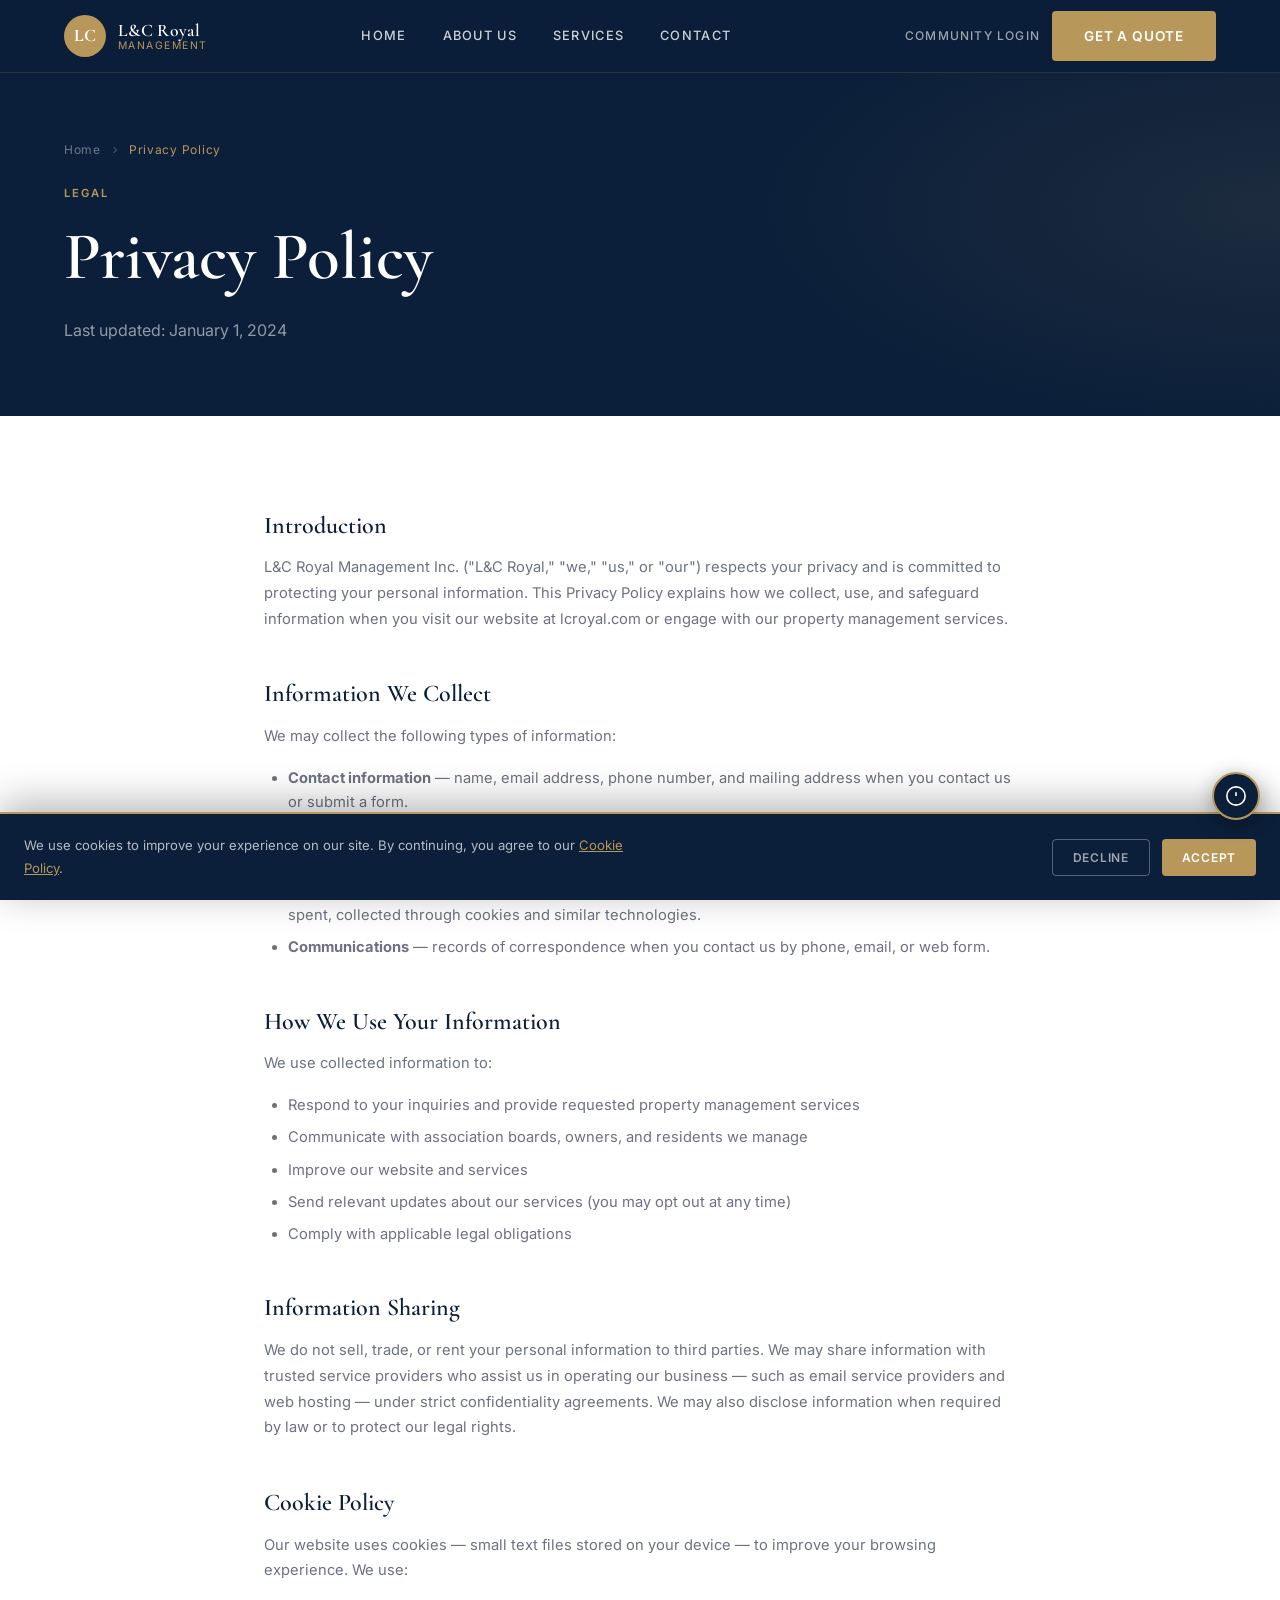
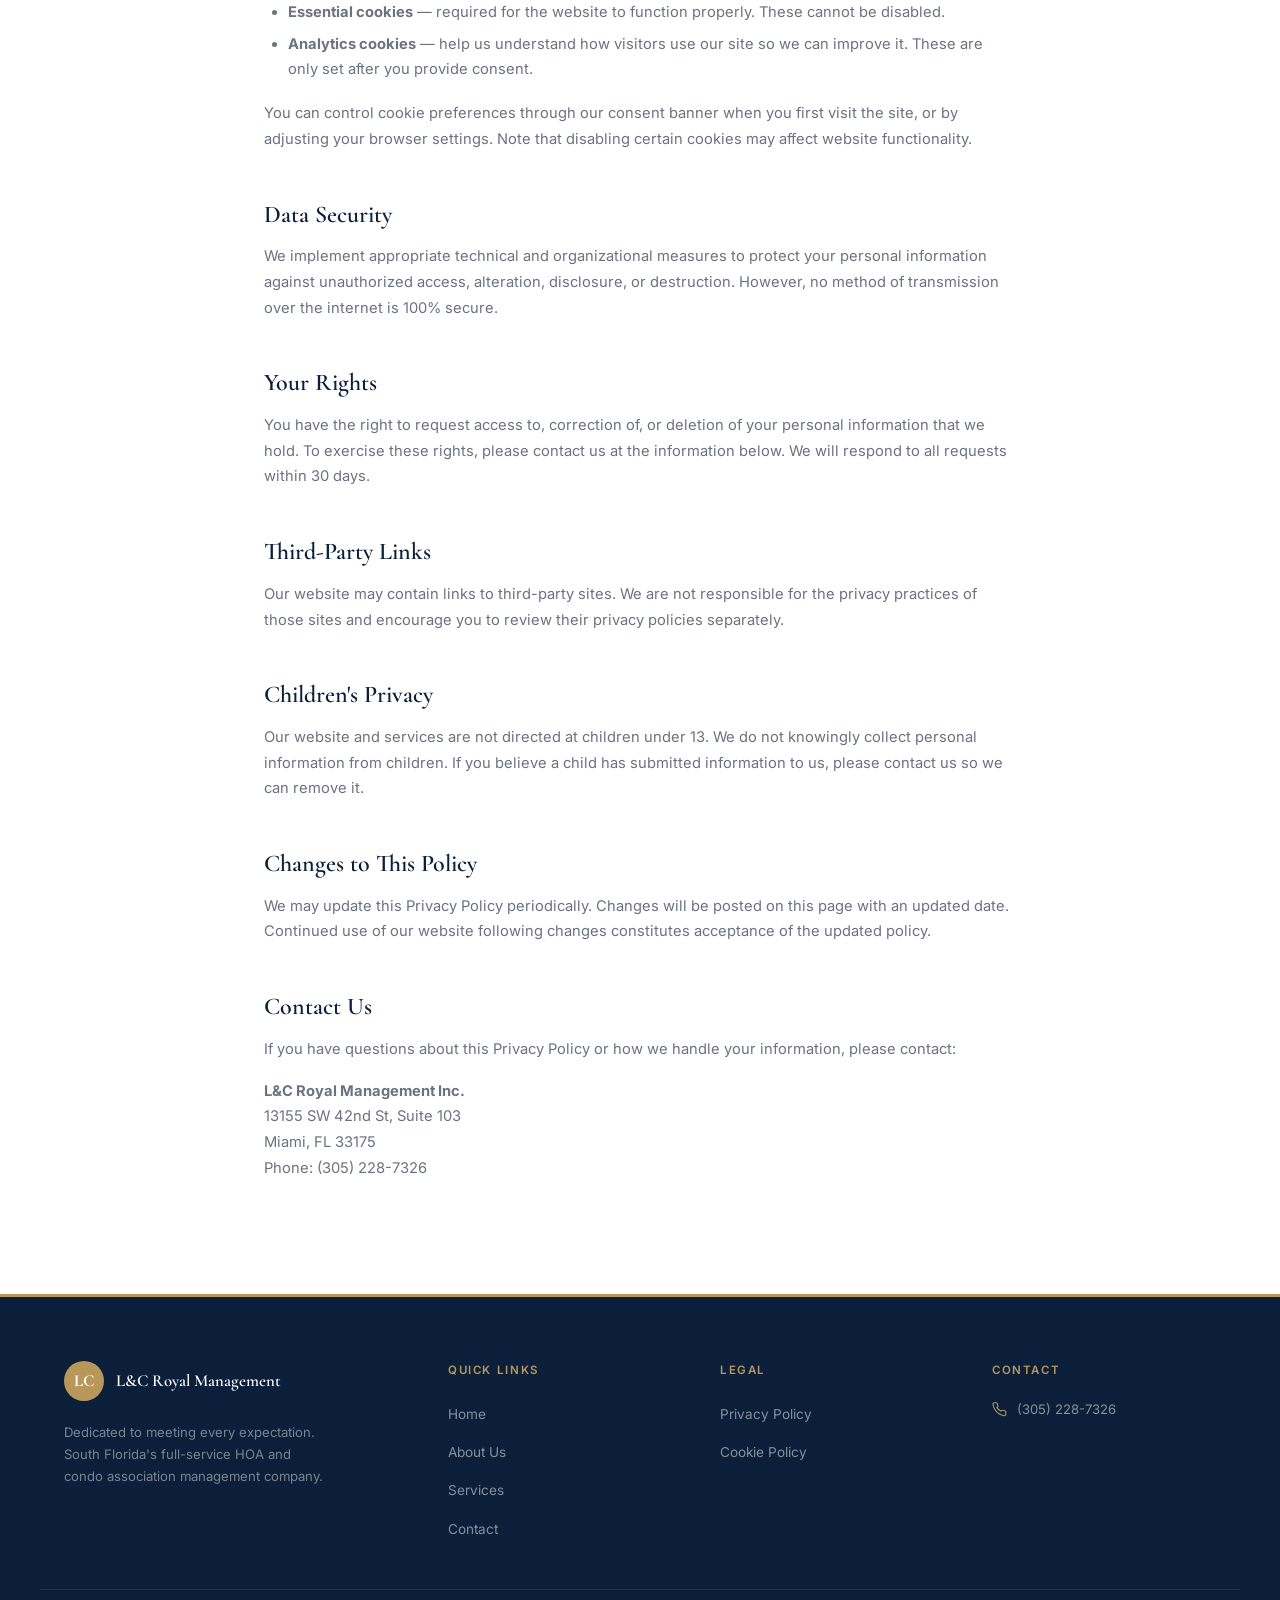
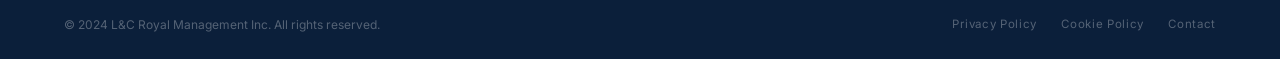
<file: privacy.html>
<!DOCTYPE html>
<html lang="en">
<head>
  <meta charset="UTF-8" />
  <meta name="viewport" content="width=device-width, initial-scale=1.0" />
  <title>Privacy Policy | L&amp;C Royal Management</title>
  <meta name="description" content="Privacy Policy and Cookie Policy for L&C Royal Management Inc., Miami, FL." />
  <link rel="canonical" href="https://lcroyal.com/privacy" />
  <link rel="icon" type="image/svg+xml" href="images/favicon.svg" />
  <link rel="preconnect" href="https://fonts.googleapis.com" />
  <link rel="preconnect" href="https://fonts.gstatic.com" crossorigin />
  <link href="https://fonts.googleapis.com/css2?family=Cormorant+Garamond:ital,wght@0,400;0,600;0,700;1,400;1,600&family=Inter:wght@400;500;600&display=swap" rel="stylesheet" />
  <link rel="stylesheet" href="css/style.css" />
  <script type="application/ld+json">
  {
    "@context": "https://schema.org",
    "@type": "LocalBusiness",
    "@id": "https://lcroyal.com/#business",
    "name": "L&C Royal Management Inc.",
    "url": "https://lcroyal.com",
    "telephone": "+13052287326",
    "faxNumber": "+13052287328",
    "address": {
      "@type": "PostalAddress",
      "streetAddress": "13155 SW 42nd St Suite 103",
      "addressLocality": "Miami",
      "addressRegion": "FL",
      "postalCode": "33175",
      "addressCountry": "US"
    },
    "geo": {
      "@type": "GeoCoordinates",
      "latitude": 25.72950,
      "longitude": -80.40937
    },
    "description": "Full-service HOA and condo association management company serving South Florida communities for over 15 years.",
    "areaServed": "South Florida",
    "serviceType": ["HOA Management", "Condo Association Management", "Property Management", "Community Accounting"],
    "openingHours": "Mo-Fr 09:00-17:00",
    "priceRange": "$$"
  }
  </script>
  <meta property="og:image" content="https://lcroyal.com/images/lcroyal-og.svg" />
</head>
<body>

<header id="nav" role="banner">
  <div class="nav-inner">
    <a href="index.html" class="nav-logo" aria-label="L&C Royal Management home">
      <div class="nav-logo-mark"><span>LC</span></div>
      <div class="nav-logo-text">
        <strong>L&amp;C Royal</strong>
        <em>Management</em>
      </div>
    </a>
    <nav class="nav-links" aria-label="Main navigation">
      <a href="index.html">Home</a>
      <a href="about.html">About Us</a>
      <a href="services.html">Services</a>
      <a href="contact.html">Contact</a>
    </nav>
    <div class="nav-cta">
      <a href="https://lcroyal.com/login" class="nav-login">
        <svg viewBox="0 0 24 24" fill="none" stroke-width="1.75" aria-hidden="true"><path d="M20 21v-2a4 4 0 0 0-4-4H8a4 4 0 0 0-4 4v2"/><circle cx="12" cy="7" r="4"/></svg>
        Community Login
      </a>
      <a href="contact.html" class="btn btn-gold">Get a Quote</a>
    </div>
    <button class="nav-toggle" aria-label="Toggle mobile menu" aria-expanded="false">
      <span></span><span></span><span></span>
    </button>
  </div>
  <nav class="nav-mobile" aria-label="Mobile navigation">
    <a href="index.html">Home</a>
    <a href="about.html">About Us</a>
    <a href="services.html">Services</a>
    <a href="contact.html">Contact</a>
    <div class="mobile-cta">
      <a href="https://lcroyal.com/login" class="btn btn-outline">Community Login</a>
      <a href="contact.html" class="btn btn-gold">Get a Quote</a>
    </div>
  </nav>
</header>

<main id="main">
<section class="page-hero" aria-labelledby="page-title">
  <div class="page-hero-inner">
    <nav class="breadcrumb" aria-label="Breadcrumb">
      <a href="index.html">Home</a>
      <svg width="12" height="12" viewBox="0 0 24 24" fill="none" stroke="currentColor" stroke-width="2" aria-hidden="true"><polyline points="9 18 15 12 9 6"/></svg>
      <span>Privacy Policy</span>
    </nav>
    <span class="eyebrow">Legal</span>
    <h1 id="page-title">Privacy Policy</h1>
    <p>Last updated: January 1, 2024</p>
  </div>
</section>

<div id="legal-content">
  <h2>Introduction</h2>
  <p>L&amp;C Royal Management Inc. ("L&amp;C Royal," "we," "us," or "our") respects your privacy and is committed to protecting your personal information. This Privacy Policy explains how we collect, use, and safeguard information when you visit our website at lcroyal.com or engage with our property management services.</p>

  <h2>Information We Collect</h2>
  <p>We may collect the following types of information:</p>
  <ul>
    <li><strong>Contact information</strong> — name, email address, phone number, and mailing address when you contact us or submit a form.</li>
    <li><strong>Property information</strong> — community or association name and address when you inquire about management services.</li>
    <li><strong>Usage data</strong> — information about how you interact with our website, including pages visited and time spent, collected through cookies and similar technologies.</li>
    <li><strong>Communications</strong> — records of correspondence when you contact us by phone, email, or web form.</li>
  </ul>

  <h2>How We Use Your Information</h2>
  <p>We use collected information to:</p>
  <ul>
    <li>Respond to your inquiries and provide requested property management services</li>
    <li>Communicate with association boards, owners, and residents we manage</li>
    <li>Improve our website and services</li>
    <li>Send relevant updates about our services (you may opt out at any time)</li>
    <li>Comply with applicable legal obligations</li>
  </ul>

  <h2>Information Sharing</h2>
  <p>We do not sell, trade, or rent your personal information to third parties. We may share information with trusted service providers who assist us in operating our business — such as email service providers and web hosting — under strict confidentiality agreements. We may also disclose information when required by law or to protect our legal rights.</p>

  <h2 id="cookies">Cookie Policy</h2>
  <p>Our website uses cookies — small text files stored on your device — to improve your browsing experience. We use:</p>
  <ul>
    <li><strong>Essential cookies</strong> — required for the website to function properly. These cannot be disabled.</li>
    <li><strong>Analytics cookies</strong> — help us understand how visitors use our site so we can improve it. These are only set after you provide consent.</li>
  </ul>
  <p>You can control cookie preferences through our consent banner when you first visit the site, or by adjusting your browser settings. Note that disabling certain cookies may affect website functionality.</p>

  <h2>Data Security</h2>
  <p>We implement appropriate technical and organizational measures to protect your personal information against unauthorized access, alteration, disclosure, or destruction. However, no method of transmission over the internet is 100% secure.</p>

  <h2>Your Rights</h2>
  <p>You have the right to request access to, correction of, or deletion of your personal information that we hold. To exercise these rights, please contact us at the information below. We will respond to all requests within 30 days.</p>

  <h2>Third-Party Links</h2>
  <p>Our website may contain links to third-party sites. We are not responsible for the privacy practices of those sites and encourage you to review their privacy policies separately.</p>

  <h2>Children's Privacy</h2>
  <p>Our website and services are not directed at children under 13. We do not knowingly collect personal information from children. If you believe a child has submitted information to us, please contact us so we can remove it.</p>

  <h2>Changes to This Policy</h2>
  <p>We may update this Privacy Policy periodically. Changes will be posted on this page with an updated date. Continued use of our website following changes constitutes acceptance of the updated policy.</p>

  <h2>Contact Us</h2>
  <p>If you have questions about this Privacy Policy or how we handle your information, please contact:</p>
  <p>
    <strong>L&amp;C Royal Management Inc.</strong><br>
    13155 SW 42nd St, Suite 103<br>
    Miami, FL 33175<br>
    Phone: <a href="tel:3052287326">(305) 228-7326</a>
  </p>
</div>
</main>

<footer id="footer" role="contentinfo">
  <div class="footer-inner">
    <div class="footer-brand">
      <div class="footer-logo">
        <div class="footer-logo-mark"><span>LC</span></div>
        <span class="footer-brand-name">L&amp;C Royal Management</span>
      </div>
      <p class="footer-tagline">Dedicated to meeting every expectation. South Florida's full-service HOA and condo association management company.</p>
    </div>
    <div class="footer-col">
      <h5>Quick Links</h5>
      <ul>
        <li><a href="index.html">Home</a></li>
        <li><a href="about.html">About Us</a></li>
        <li><a href="services.html">Services</a></li>
        <li><a href="contact.html">Contact</a></li>
      </ul>
    </div>
    <div class="footer-col">
      <h5>Legal</h5>
      <ul>
        <li><a href="privacy.html">Privacy Policy</a></li>
        <li><a href="privacy.html#cookies">Cookie Policy</a></li>
      </ul>
    </div>
    <div class="footer-col">
      <h5>Contact</h5>
      <div class="footer-contact-item">
        <svg viewBox="0 0 24 24" fill="none" stroke-width="1.75" aria-hidden="true"><path d="M22 16.92v3a2 2 0 0 1-2.18 2 19.79 19.79 0 0 1-8.63-3.07A19.5 19.5 0 0 1 4.69 12a19.79 19.79 0 0 1-3.07-8.67A2 2 0 0 1 3.6 1.21h3a2 2 0 0 1 2 1.72c.127.96.361 1.903.7 2.81a2 2 0 0 1-.45 2.11L7.91 8.6a16 16 0 0 0 6 6l1.27-.85a2 2 0 0 1 2.11-.45c.907.339 1.85.573 2.81.7A2 2 0 0 1 22 16.92z"/></svg>
        <a href="tel:3052287326">(305) 228-7326</a>
      </div>
    </div>
  </div>
  <div class="footer-bottom">
    <p class="footer-copy">&copy; 2024 L&amp;C Royal Management Inc. All rights reserved.</p>
    <div class="footer-legal">
      <a href="privacy.html">Privacy Policy</a>
      <a href="privacy.html#cookies">Cookie Policy</a>
      <a href="contact.html">Contact</a>
    </div>
  </div>
</footer>

<div id="cookie-banner" style="display:none;" role="dialog" aria-label="Cookie consent">
  <p>We use cookies to improve your experience on our site. By continuing, you agree to our <a href="privacy.html">Cookie Policy</a>.</p>
  <div class="cookie-actions">
    <button id="cookie-decline" class="btn btn-outline" style="font-size:0.75rem;padding:10px 20px;border-color:rgba(255,255,255,0.3);color:rgba(255,255,255,0.6);">Decline</button>
    <button id="cookie-accept" class="btn btn-gold" style="font-size:0.75rem;padding:10px 20px;">Accept</button>
  </div>
</div>
<!-- ADA ACCESSIBILITY WIDGET -->
<div id="ada-widget" role="complementary" aria-label="Accessibility options">
  <button id="ada-toggle" aria-label="Accessibility options" aria-expanded="false" aria-controls="ada-panel">
    <svg viewBox="0 0 24 24" fill="none" stroke-width="1.75" aria-hidden="true"><circle cx="12" cy="12" r="10"/><path d="M12 8v4M12 16h.01"/></svg>
  </button>
  <div id="ada-panel" role="dialog" aria-label="Accessibility settings">
    <h6>Accessibility</h6>
    <button class="ada-btn" id="ada-hc">Toggle High Contrast</button>
    <button class="ada-btn" id="ada-large">Toggle Large Text</button>
    <button class="ada-btn" id="ada-motion">Reduce Motion</button>
    <button class="ada-btn" id="ada-reset" style="color:var(--gold);border-color:var(--gold-lt);">Reset All</button>
  </div>
</div>
<script src="js/main.js" defer></script>
</body>
</html>
</file>
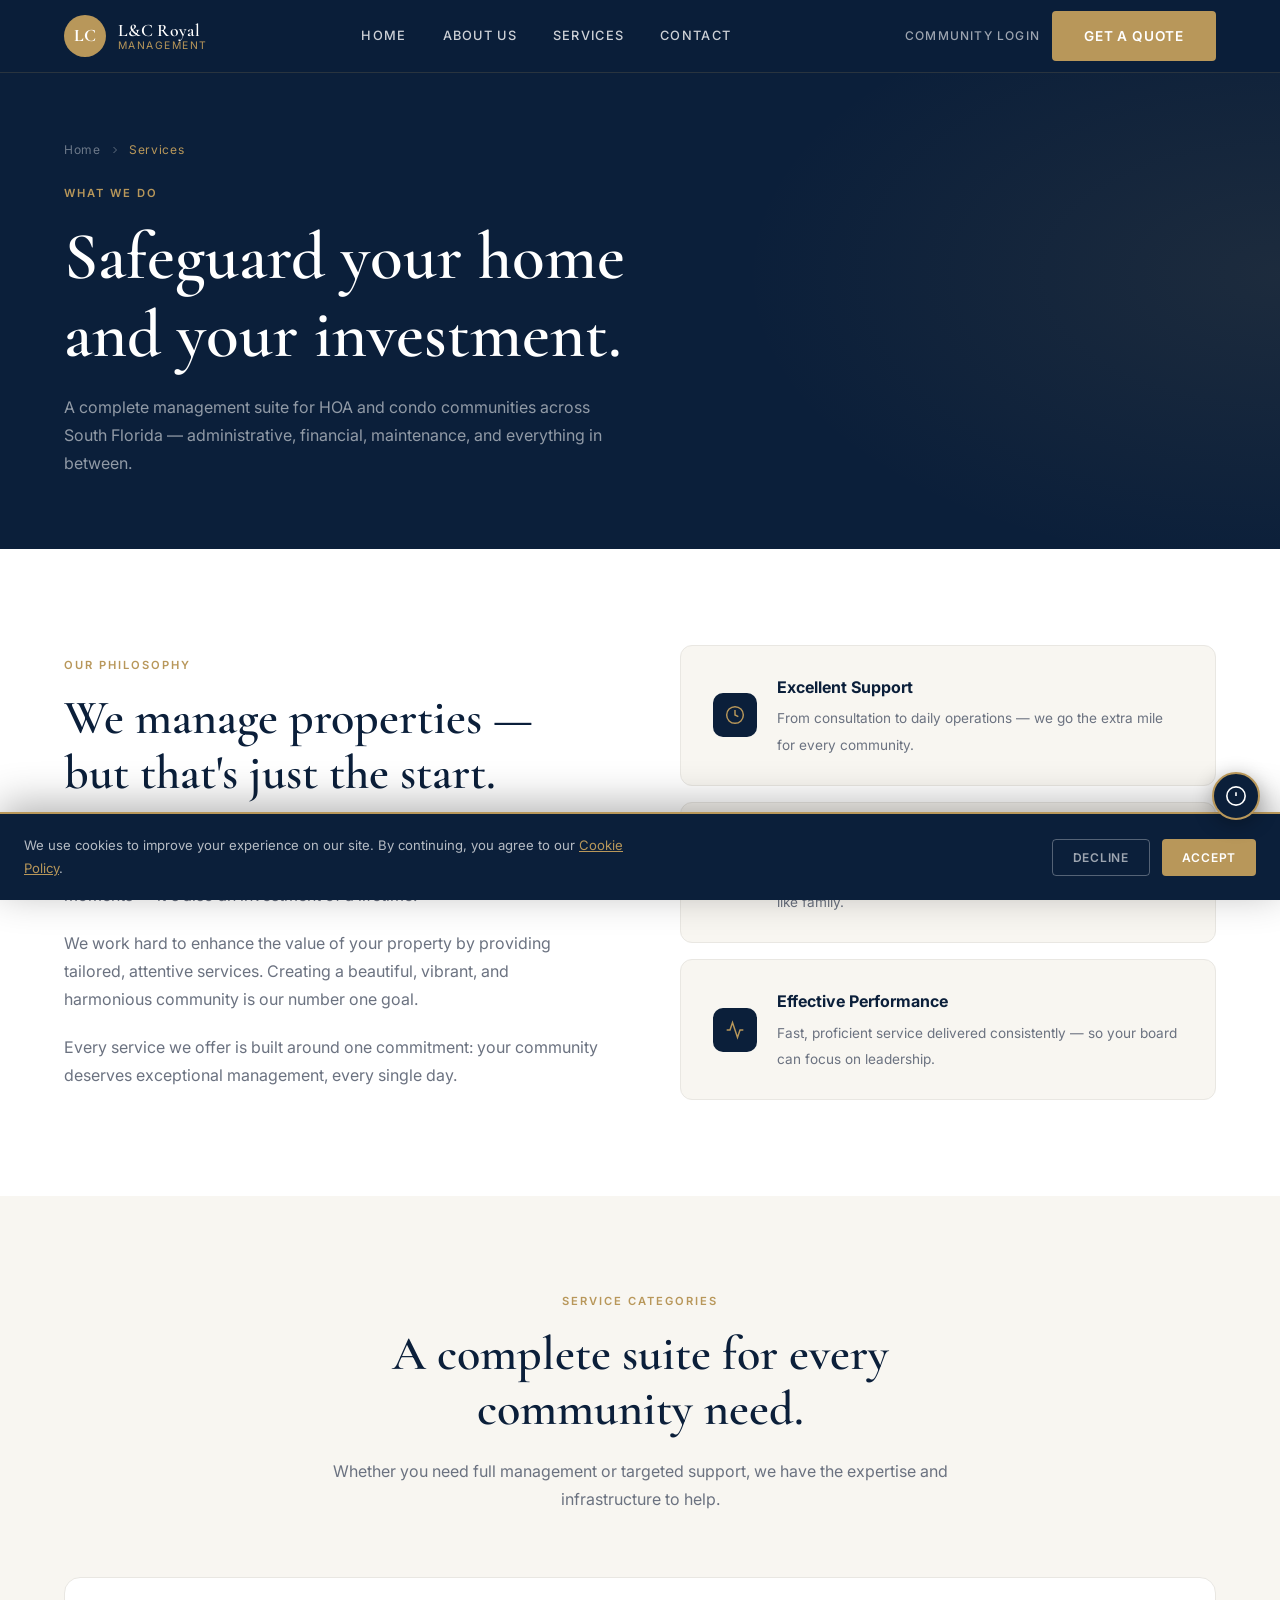
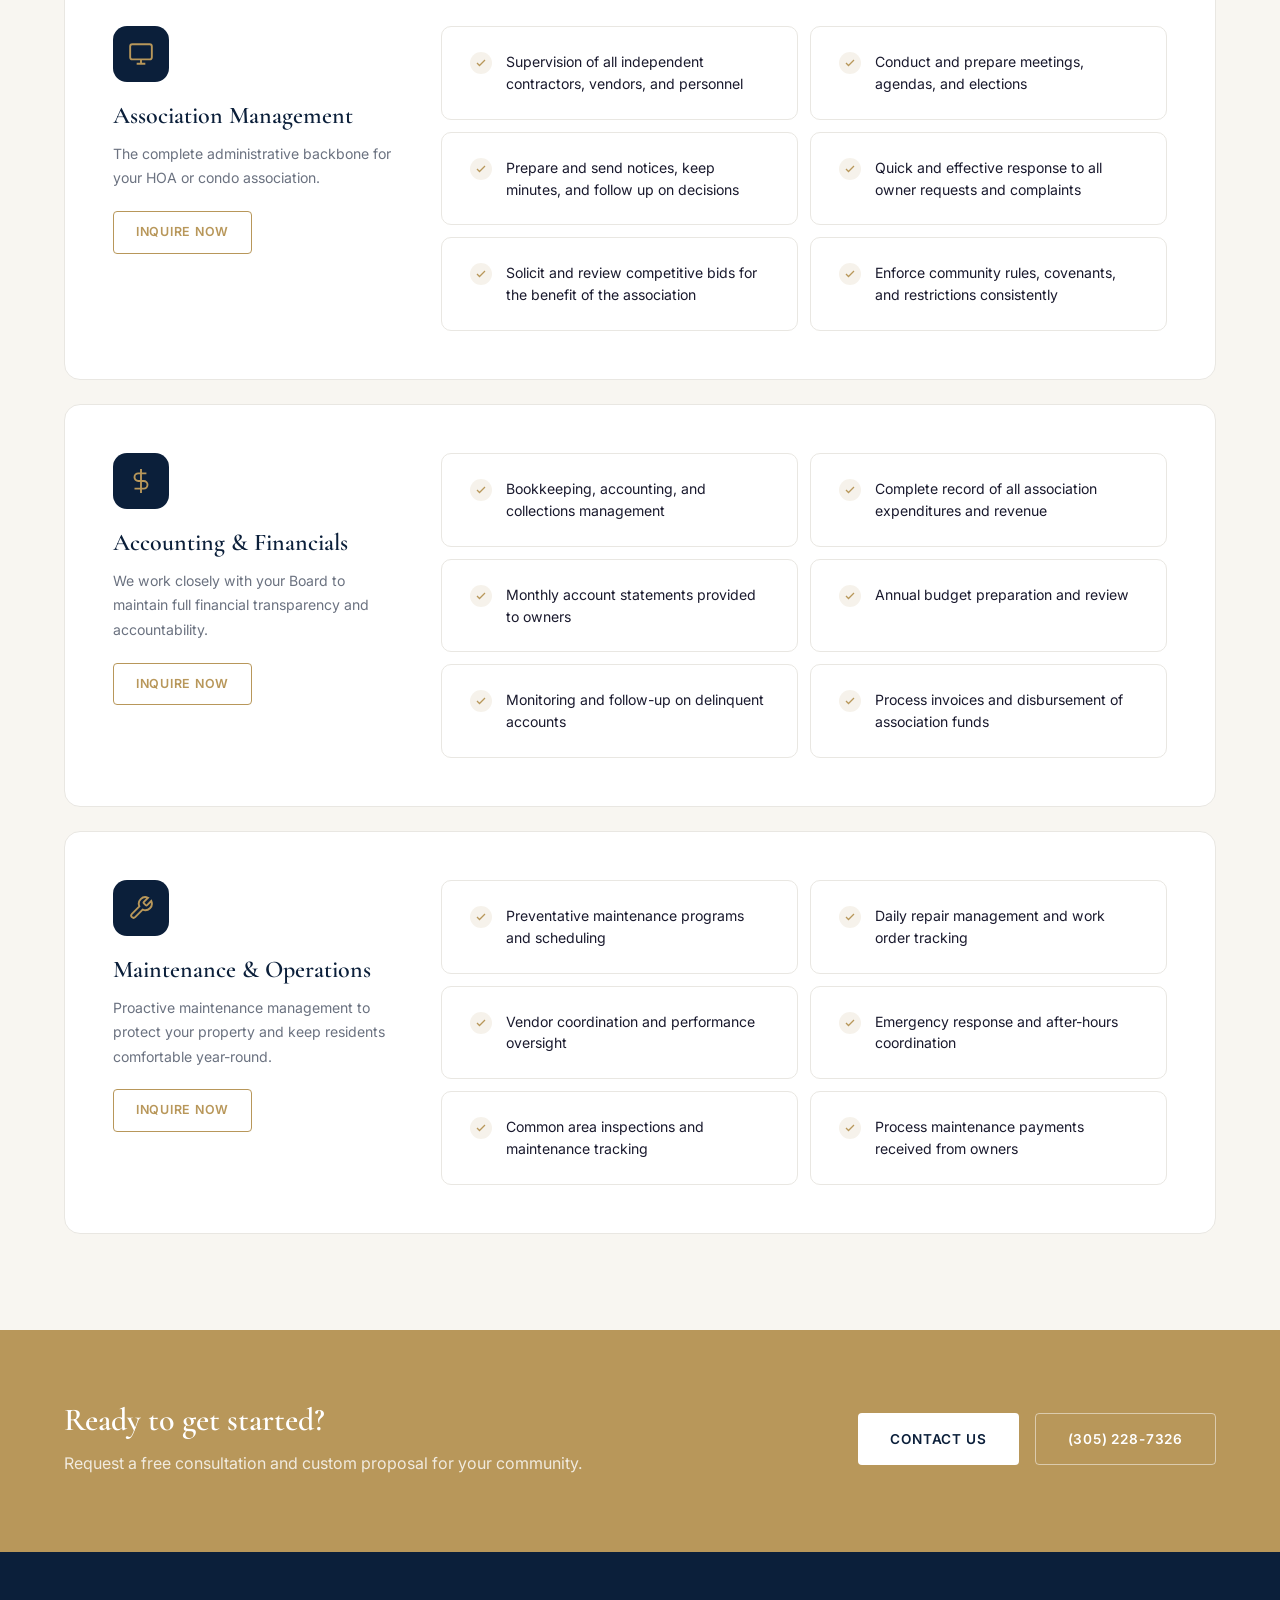
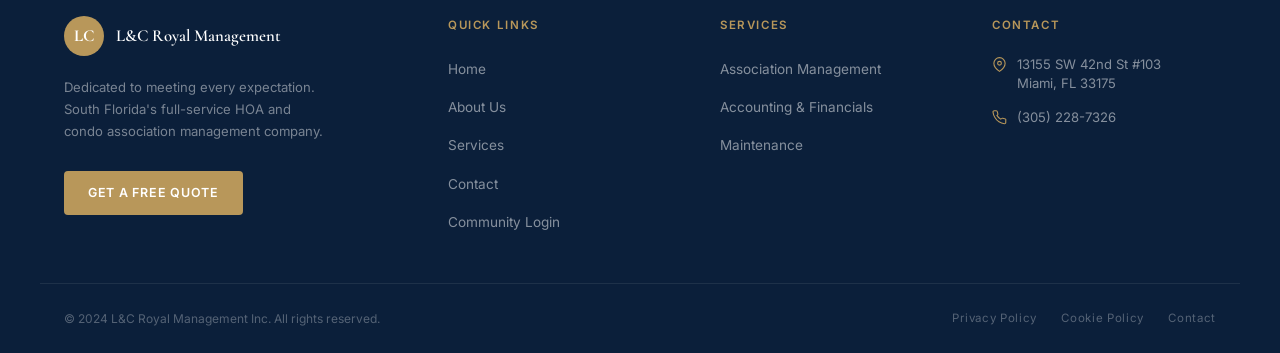
<file: services.html>
<!DOCTYPE html>
<html lang="en">
<head>
  <meta charset="UTF-8" />
  <meta name="viewport" content="width=device-width, initial-scale=1.0" />
  <title>Services | L&amp;C Royal Management — HOA &amp; Condo Management Miami</title>
  <meta name="description" content="Full-service HOA and condo association management in South Florida. Administrative, financial, maintenance, vendor, and meeting management — all handled by L&amp;C Royal." />
  <link rel="canonical" href="https://lcroyal.com/services" />
  <link rel="icon" type="image/svg+xml" href="images/favicon.svg" />
  <link rel="preconnect" href="https://fonts.googleapis.com" />
  <link rel="preconnect" href="https://fonts.gstatic.com" crossorigin />
  <link href="https://fonts.googleapis.com/css2?family=Cormorant+Garamond:ital,wght@0,400;0,600;0,700;1,400;1,600&family=Inter:wght@400;500;600&display=swap" rel="stylesheet" />
  <link rel="stylesheet" href="css/style.css" />
  <script type="application/ld+json">
  {
    "@context": "https://schema.org",
    "@type": "LocalBusiness",
    "@id": "https://lcroyal.com/#business",
    "name": "L&C Royal Management Inc.",
    "url": "https://lcroyal.com",
    "telephone": "+13052287326",
    "faxNumber": "+13052287328",
    "address": {
      "@type": "PostalAddress",
      "streetAddress": "13155 SW 42nd St Suite 103",
      "addressLocality": "Miami",
      "addressRegion": "FL",
      "postalCode": "33175",
      "addressCountry": "US"
    },
    "geo": {
      "@type": "GeoCoordinates",
      "latitude": 25.72950,
      "longitude": -80.40937
    },
    "description": "Full-service HOA and condo association management company serving South Florida communities for over 15 years.",
    "areaServed": "South Florida",
    "serviceType": ["HOA Management", "Condo Association Management", "Property Management", "Community Accounting"],
    "openingHours": "Mo-Fr 09:00-17:00",
    "priceRange": "$$"
  }
  </script>
  <meta property="og:image" content="https://lcroyal.com/images/lcroyal-og.svg" />
</head>
<body>

<header id="nav" role="banner">
  <div class="nav-inner">
    <a href="index.html" class="nav-logo" aria-label="L&C Royal Management home">
      <div class="nav-logo-mark"><span>LC</span></div>
      <div class="nav-logo-text">
        <strong>L&amp;C Royal</strong>
        <em>Management</em>
      </div>
    </a>
    <nav class="nav-links" aria-label="Main navigation">
      <a href="index.html">Home</a>
      <a href="about.html">About Us</a>
      <a href="services.html">Services</a>
      <a href="contact.html">Contact</a>
    </nav>
    <div class="nav-cta">
      <a href="https://lcroyal.com/login" class="nav-login">
        <svg viewBox="0 0 24 24" fill="none" stroke-width="1.75" aria-hidden="true"><path d="M20 21v-2a4 4 0 0 0-4-4H8a4 4 0 0 0-4 4v2"/><circle cx="12" cy="7" r="4"/></svg>
        Community Login
      </a>
      <a href="contact.html" class="btn btn-gold">Get a Quote</a>
    </div>
    <button class="nav-toggle" aria-label="Toggle mobile menu" aria-expanded="false">
      <span></span><span></span><span></span>
    </button>
  </div>
  <nav class="nav-mobile" aria-label="Mobile navigation">
    <a href="index.html">Home</a>
    <a href="about.html">About Us</a>
    <a href="services.html">Services</a>
    <a href="contact.html">Contact</a>
    <div class="mobile-cta">
      <a href="https://lcroyal.com/login" class="btn btn-outline">Community Login</a>
      <a href="contact.html" class="btn btn-gold">Get a Quote</a>
    </div>
  </nav>
</header>

<main id="main">

<!-- PAGE HERO -->
<section class="page-hero" aria-labelledby="page-title">
  <div class="page-hero-inner">
    <nav class="breadcrumb" aria-label="Breadcrumb">
      <a href="index.html">Home</a>
      <svg width="12" height="12" viewBox="0 0 24 24" fill="none" stroke="currentColor" stroke-width="2" aria-hidden="true"><polyline points="9 18 15 12 9 6"/></svg>
      <span>Services</span>
    </nav>
    <span class="eyebrow">What We Do</span>
    <h1 id="page-title">Safeguard your home and your investment.</h1>
    <p>A complete management suite for HOA and condo communities across South Florida — administrative, financial, maintenance, and everything in between.</p>
  </div>
</section>

<!-- INTRO -->
<section style="background:var(--white);" aria-labelledby="services-intro">
  <div class="wrap">
    <div class="svc-intro-grid">
      <div>
        <span class="eyebrow" style="display:block;margin-bottom:16px;">Our Philosophy</span>
        <h2 id="services-intro" style="color:var(--navy);margin-bottom:24px;">We manage properties — but that's just the start.</h2>
        <p style="margin-bottom:20px;">At L&amp;C Royal Management, we understand that your property is not only a place you call home, filled with special memories and unforgettable moments — it's also an investment of a lifetime.</p>
        <p style="margin-bottom:20px;">We work hard to enhance the value of your property by providing tailored, attentive services. Creating a beautiful, vibrant, and harmonious community is our number one goal.</p>
        <p>Every service we offer is built around one commitment: your community deserves exceptional management, every single day.</p>
      </div>
      <div style="display:flex;flex-direction:column;gap:16px;">
        <div style="background:var(--cream);border-radius:12px;padding:28px 32px;border:1px solid var(--gray-lt);display:flex;gap:20px;align-items:center;">
          <div style="width:44px;height:44px;background:var(--navy);border-radius:10px;display:flex;align-items:center;justify-content:center;flex-shrink:0;">
            <svg width="20" height="20" viewBox="0 0 24 24" fill="none" stroke="var(--gold)" stroke-width="1.75" aria-hidden="true"><circle cx="12" cy="12" r="10"/><polyline points="12 6 12 12 16 14"/></svg>
          </div>
          <div>
            <strong style="display:block;color:var(--navy);margin-bottom:4px;">Excellent Support</strong>
            <span style="font-size:0.85rem;color:var(--gray);">From consultation to daily operations — we go the extra mile for every community.</span>
          </div>
        </div>
        <div style="background:var(--cream);border-radius:12px;padding:28px 32px;border:1px solid var(--gray-lt);display:flex;gap:20px;align-items:center;">
          <div style="width:44px;height:44px;background:var(--navy);border-radius:10px;display:flex;align-items:center;justify-content:center;flex-shrink:0;">
            <svg width="20" height="20" viewBox="0 0 24 24" fill="none" stroke="var(--gold)" stroke-width="1.75" aria-hidden="true"><path d="M17 21v-2a4 4 0 0 0-4-4H5a4 4 0 0 0-4 4v2"/><circle cx="9" cy="7" r="4"/><path d="M23 21v-2a4 4 0 0 0-3-3.87M16 3.13a4 4 0 0 1 0 7.75"/></svg>
          </div>
          <div>
            <strong style="display:block;color:var(--navy);margin-bottom:4px;">Dedicated Team</strong>
            <span style="font-size:0.85rem;color:var(--gray);">Carefully selected professionals who treat every community like family.</span>
          </div>
        </div>
        <div style="background:var(--cream);border-radius:12px;padding:28px 32px;border:1px solid var(--gray-lt);display:flex;gap:20px;align-items:center;">
          <div style="width:44px;height:44px;background:var(--navy);border-radius:10px;display:flex;align-items:center;justify-content:center;flex-shrink:0;">
            <svg width="20" height="20" viewBox="0 0 24 24" fill="none" stroke="var(--gold)" stroke-width="1.75" aria-hidden="true"><polyline points="22 12 18 12 15 21 9 3 6 12 2 12"/></svg>
          </div>
          <div>
            <strong style="display:block;color:var(--navy);margin-bottom:4px;">Effective Performance</strong>
            <span style="font-size:0.85rem;color:var(--gray);">Fast, proficient service delivered consistently — so your board can focus on leadership.</span>
          </div>
        </div>
      </div>
    </div>
  </div>
</section>

<!-- SERVICE CATEGORIES -->
<section style="background:var(--cream);" id="admin" aria-labelledby="admin-heading">
  <div class="wrap">
    <div class="section-header" style="max-width:680px;margin:0 auto 64px;">
      <span class="eyebrow" style="display:block;margin-bottom:16px;">Service Categories</span>
      <h2 id="admin-heading" style="color:var(--navy);margin-bottom:20px;">A complete suite for every community need.</h2>
      <p>Whether you need full management or targeted support, we have the expertise and infrastructure to help.</p>
    </div>

    <!-- Admin -->
    <div style="background:var(--white);border-radius:16px;padding:48px;margin-bottom:24px;border:1px solid var(--gray-lt);">
      <div class="svc-detail-block">
        <div>
          <div style="width:56px;height:56px;background:var(--navy);border-radius:14px;display:flex;align-items:center;justify-content:center;margin-bottom:20px;">
            <svg width="26" height="26" viewBox="0 0 24 24" fill="none" stroke="var(--gold)" stroke-width="1.75" aria-hidden="true"><rect x="2" y="3" width="20" height="14" rx="2"/><path d="M8 21h8M12 17v4"/></svg>
          </div>
          <h3 style="color:var(--navy);font-size:1.5rem;margin-bottom:12px;">Association Management</h3>
          <p style="font-size:0.88rem;margin-bottom:20px;">The complete administrative backbone for your HOA or condo association.</p>
          <a href="contact.html" class="btn btn-outline" style="font-size:0.78rem;padding:10px 22px;">Inquire Now</a>
        </div>
        <div class="svc-list-2col">
          <div class="service-list-item">
            <div class="service-list-check"><svg viewBox="0 0 24 24" fill="none" stroke-width="2.5" aria-hidden="true"><polyline points="20 6 9 17 4 12"/></svg></div>
            <p>Supervision of all independent contractors, vendors, and personnel</p>
          </div>
          <div class="service-list-item">
            <div class="service-list-check"><svg viewBox="0 0 24 24" fill="none" stroke-width="2.5" aria-hidden="true"><polyline points="20 6 9 17 4 12"/></svg></div>
            <p>Conduct and prepare meetings, agendas, and elections</p>
          </div>
          <div class="service-list-item">
            <div class="service-list-check"><svg viewBox="0 0 24 24" fill="none" stroke-width="2.5" aria-hidden="true"><polyline points="20 6 9 17 4 12"/></svg></div>
            <p>Prepare and send notices, keep minutes, and follow up on decisions</p>
          </div>
          <div class="service-list-item">
            <div class="service-list-check"><svg viewBox="0 0 24 24" fill="none" stroke-width="2.5" aria-hidden="true"><polyline points="20 6 9 17 4 12"/></svg></div>
            <p>Quick and effective response to all owner requests and complaints</p>
          </div>
          <div class="service-list-item">
            <div class="service-list-check"><svg viewBox="0 0 24 24" fill="none" stroke-width="2.5" aria-hidden="true"><polyline points="20 6 9 17 4 12"/></svg></div>
            <p>Solicit and review competitive bids for the benefit of the association</p>
          </div>
          <div class="service-list-item">
            <div class="service-list-check"><svg viewBox="0 0 24 24" fill="none" stroke-width="2.5" aria-hidden="true"><polyline points="20 6 9 17 4 12"/></svg></div>
            <p>Enforce community rules, covenants, and restrictions consistently</p>
          </div>
        </div>
      </div>
    </div>

    <!-- Finance -->
    <div style="background:var(--white);border-radius:16px;padding:48px;margin-bottom:24px;border:1px solid var(--gray-lt);" id="finance">
      <div class="svc-detail-block">
        <div>
          <div style="width:56px;height:56px;background:var(--navy);border-radius:14px;display:flex;align-items:center;justify-content:center;margin-bottom:20px;">
            <svg width="26" height="26" viewBox="0 0 24 24" fill="none" stroke="var(--gold)" stroke-width="1.75" aria-hidden="true"><line x1="12" y1="1" x2="12" y2="23"/><path d="M17 5H9.5a3.5 3.5 0 0 0 0 7h5a3.5 3.5 0 0 1 0 7H6"/></svg>
          </div>
          <h3 style="color:var(--navy);font-size:1.5rem;margin-bottom:12px;">Accounting &amp; Financials</h3>
          <p style="font-size:0.88rem;margin-bottom:20px;">We work closely with your Board to maintain full financial transparency and accountability.</p>
          <a href="contact.html" class="btn btn-outline" style="font-size:0.78rem;padding:10px 22px;">Inquire Now</a>
        </div>
        <div class="svc-list-2col">
          <div class="service-list-item">
            <div class="service-list-check"><svg viewBox="0 0 24 24" fill="none" stroke-width="2.5" aria-hidden="true"><polyline points="20 6 9 17 4 12"/></svg></div>
            <p>Bookkeeping, accounting, and collections management</p>
          </div>
          <div class="service-list-item">
            <div class="service-list-check"><svg viewBox="0 0 24 24" fill="none" stroke-width="2.5" aria-hidden="true"><polyline points="20 6 9 17 4 12"/></svg></div>
            <p>Complete record of all association expenditures and revenue</p>
          </div>
          <div class="service-list-item">
            <div class="service-list-check"><svg viewBox="0 0 24 24" fill="none" stroke-width="2.5" aria-hidden="true"><polyline points="20 6 9 17 4 12"/></svg></div>
            <p>Monthly account statements provided to owners</p>
          </div>
          <div class="service-list-item">
            <div class="service-list-check"><svg viewBox="0 0 24 24" fill="none" stroke-width="2.5" aria-hidden="true"><polyline points="20 6 9 17 4 12"/></svg></div>
            <p>Annual budget preparation and review</p>
          </div>
          <div class="service-list-item">
            <div class="service-list-check"><svg viewBox="0 0 24 24" fill="none" stroke-width="2.5" aria-hidden="true"><polyline points="20 6 9 17 4 12"/></svg></div>
            <p>Monitoring and follow-up on delinquent accounts</p>
          </div>
          <div class="service-list-item">
            <div class="service-list-check"><svg viewBox="0 0 24 24" fill="none" stroke-width="2.5" aria-hidden="true"><polyline points="20 6 9 17 4 12"/></svg></div>
            <p>Process invoices and disbursement of association funds</p>
          </div>
        </div>
      </div>
    </div>

    <!-- Maintenance -->
    <div style="background:var(--white);border-radius:16px;padding:48px;border:1px solid var(--gray-lt);" id="maintenance">
      <div class="svc-detail-block">
        <div>
          <div style="width:56px;height:56px;background:var(--navy);border-radius:14px;display:flex;align-items:center;justify-content:center;margin-bottom:20px;">
            <svg width="26" height="26" viewBox="0 0 24 24" fill="none" stroke="var(--gold)" stroke-width="1.75" aria-hidden="true"><path d="M14.7 6.3a1 1 0 0 0 0 1.4l1.6 1.6a1 1 0 0 0 1.4 0l3.77-3.77a6 6 0 0 1-7.94 7.94l-6.91 6.91a2.12 2.12 0 0 1-3-3l6.91-6.91a6 6 0 0 1 7.94-7.94l-3.76 3.76z"/></svg>
          </div>
          <h3 style="color:var(--navy);font-size:1.5rem;margin-bottom:12px;">Maintenance &amp; Operations</h3>
          <p style="font-size:0.88rem;margin-bottom:20px;">Proactive maintenance management to protect your property and keep residents comfortable year-round.</p>
          <a href="contact.html" class="btn btn-outline" style="font-size:0.78rem;padding:10px 22px;">Inquire Now</a>
        </div>
        <div class="svc-list-2col">
          <div class="service-list-item">
            <div class="service-list-check"><svg viewBox="0 0 24 24" fill="none" stroke-width="2.5" aria-hidden="true"><polyline points="20 6 9 17 4 12"/></svg></div>
            <p>Preventative maintenance programs and scheduling</p>
          </div>
          <div class="service-list-item">
            <div class="service-list-check"><svg viewBox="0 0 24 24" fill="none" stroke-width="2.5" aria-hidden="true"><polyline points="20 6 9 17 4 12"/></svg></div>
            <p>Daily repair management and work order tracking</p>
          </div>
          <div class="service-list-item">
            <div class="service-list-check"><svg viewBox="0 0 24 24" fill="none" stroke-width="2.5" aria-hidden="true"><polyline points="20 6 9 17 4 12"/></svg></div>
            <p>Vendor coordination and performance oversight</p>
          </div>
          <div class="service-list-item">
            <div class="service-list-check"><svg viewBox="0 0 24 24" fill="none" stroke-width="2.5" aria-hidden="true"><polyline points="20 6 9 17 4 12"/></svg></div>
            <p>Emergency response and after-hours coordination</p>
          </div>
          <div class="service-list-item">
            <div class="service-list-check"><svg viewBox="0 0 24 24" fill="none" stroke-width="2.5" aria-hidden="true"><polyline points="20 6 9 17 4 12"/></svg></div>
            <p>Common area inspections and maintenance tracking</p>
          </div>
          <div class="service-list-item">
            <div class="service-list-check"><svg viewBox="0 0 24 24" fill="none" stroke-width="2.5" aria-hidden="true"><polyline points="20 6 9 17 4 12"/></svg></div>
            <p>Process maintenance payments received from owners</p>
          </div>
        </div>
      </div>
    </div>
  </div>
</section>

<!-- CTA BAND -->
<section id="cta-band" aria-labelledby="services-cta">
  <div class="cta-band-inner">
    <div class="cta-band-text">
      <h2 id="services-cta">Ready to get started?</h2>
      <p>Request a free consultation and custom proposal for your community.</p>
    </div>
    <div class="cta-band-actions">
      <a href="contact.html" class="btn btn-white">Contact Us</a>
      <a href="tel:3052287326" class="btn btn-outline" style="border-color:rgba(255,255,255,0.5);color:#fff;">(305) 228-7326</a>
    </div>
  </div>
</section>

</main>

<footer id="footer" role="contentinfo">
  <div class="footer-inner">
    <div class="footer-brand">
      <div class="footer-logo">
        <div class="footer-logo-mark"><span>LC</span></div>
        <span class="footer-brand-name">L&amp;C Royal Management</span>
      </div>
      <p class="footer-tagline">Dedicated to meeting every expectation. South Florida's full-service HOA and condo association management company.</p>
      <a href="contact.html" class="btn btn-gold" style="font-size:0.78rem;padding:12px 24px;">Get a Free Quote</a>
    </div>
    <div class="footer-col">
      <h5>Quick Links</h5>
      <ul>
        <li><a href="index.html">Home</a></li>
        <li><a href="about.html">About Us</a></li>
        <li><a href="services.html">Services</a></li>
        <li><a href="contact.html">Contact</a></li>
        <li><a href="https://lcroyal.com/login">Community Login</a></li>
      </ul>
    </div>
    <div class="footer-col">
      <h5>Services</h5>
      <ul>
        <li><a href="services.html#admin">Association Management</a></li>
        <li><a href="services.html#finance">Accounting &amp; Financials</a></li>
        <li><a href="services.html#maintenance">Maintenance</a></li>
      </ul>
    </div>
    <div class="footer-col">
      <h5>Contact</h5>
      <div class="footer-contact-item">
        <svg viewBox="0 0 24 24" fill="none" stroke-width="1.75" aria-hidden="true"><path d="M21 10c0 7-9 13-9 13s-9-6-9-13a9 9 0 0 1 18 0z"/><circle cx="12" cy="10" r="3"/></svg>
        <span>13155 SW 42nd St #103<br>Miami, FL 33175</span>
      </div>
      <div class="footer-contact-item">
        <svg viewBox="0 0 24 24" fill="none" stroke-width="1.75" aria-hidden="true"><path d="M22 16.92v3a2 2 0 0 1-2.18 2 19.79 19.79 0 0 1-8.63-3.07A19.5 19.5 0 0 1 4.69 12a19.79 19.79 0 0 1-3.07-8.67A2 2 0 0 1 3.6 1.21h3a2 2 0 0 1 2 1.72c.127.96.361 1.903.7 2.81a2 2 0 0 1-.45 2.11L7.91 8.6a16 16 0 0 0 6 6l1.27-.85a2 2 0 0 1 2.11-.45c.907.339 1.85.573 2.81.7A2 2 0 0 1 22 16.92z"/></svg>
        <a href="tel:3052287326">(305) 228-7326</a>
      </div>
    </div>
  </div>
  <div class="footer-bottom">
    <p class="footer-copy">&copy; 2024 L&amp;C Royal Management Inc. All rights reserved.</p>
    <div class="footer-legal">
      <a href="privacy.html">Privacy Policy</a>
      <a href="privacy.html#cookies">Cookie Policy</a>
      <a href="contact.html">Contact</a>
    </div>
  </div>
</footer>

<div id="cookie-banner" style="display:none;" role="dialog" aria-label="Cookie consent">
  <p>We use cookies to improve your experience on our site. By continuing, you agree to our <a href="privacy.html">Cookie Policy</a>.</p>
  <div class="cookie-actions">
    <button id="cookie-decline" class="btn btn-outline" style="font-size:0.75rem;padding:10px 20px;border-color:rgba(255,255,255,0.3);color:rgba(255,255,255,0.6);">Decline</button>
    <button id="cookie-accept" class="btn btn-gold" style="font-size:0.75rem;padding:10px 20px;">Accept</button>
  </div>
</div>
<!-- ADA ACCESSIBILITY WIDGET -->
<div id="ada-widget" role="complementary" aria-label="Accessibility options">
  <button id="ada-toggle" aria-label="Accessibility options" aria-expanded="false" aria-controls="ada-panel">
    <svg viewBox="0 0 24 24" fill="none" stroke-width="1.75" aria-hidden="true"><circle cx="12" cy="12" r="10"/><path d="M12 8v4M12 16h.01"/></svg>
  </button>
  <div id="ada-panel" role="dialog" aria-label="Accessibility settings">
    <h6>Accessibility</h6>
    <button class="ada-btn" id="ada-hc">Toggle High Contrast</button>
    <button class="ada-btn" id="ada-large">Toggle Large Text</button>
    <button class="ada-btn" id="ada-motion">Reduce Motion</button>
    <button class="ada-btn" id="ada-reset" style="color:var(--gold);border-color:var(--gold-lt);">Reset All</button>
  </div>
</div>
<script src="js/main.js" defer></script>
</body>
</html>
</file>
<file: css/style.css>
/* =========================================
   L&C Royal Management — style.css
   ThatsKrispy Agency Build
   ========================================= */

/* --- Tokens --- */
:root {
  --navy:    #0B1F3A;
  --gold:    #B8975A;
  --gold-lt: #D4B07A;
  --cream:   #F8F6F1;
  --white:   #FFFFFF;
  --gray:    #6B7280;
  --gray-lt: #E9E7E2;
  --text:    #1A1A2E;

  --font-display: 'Cormorant Garamond', Georgia, serif;
  --font-body:    'Inter', system-ui, sans-serif;

  --max:   1200px;
  --r:     4px;
  --trans: 0.25s ease;
}

/* --- Reset --- */
*, *::before, *::after { box-sizing: border-box; margin: 0; padding: 0; }
html { scroll-behavior: smooth; }
body {
  font-family: var(--font-body);
  color: var(--text);
  background: var(--white);
  line-height: 1.65;
  font-size: 16px;
  -webkit-font-smoothing: antialiased;
}
img { display: block; max-width: 100%; height: auto; }
a { color: inherit; text-decoration: none; }
ul { list-style: none; }
button { cursor: pointer; font-family: inherit; border: none; background: none; }

/* --- Typography Scale --- */
.eyebrow {
  font-family: var(--font-body);
  font-size: 0.7rem;
  font-weight: 600;
  letter-spacing: 0.18em;
  text-transform: uppercase;
  color: var(--gold);
}
h1, h2, h3, h4 { font-family: var(--font-display); line-height: 1.15; font-weight: 600; }
h1 { font-size: clamp(2.6rem, 5.5vw, 4.2rem); }
h2 { font-size: clamp(2rem, 4vw, 3rem); }
h3 { font-size: clamp(1.3rem, 2.5vw, 1.75rem); }
h4 { font-size: 1.15rem; font-weight: 600; font-family: var(--font-body); }
p  { color: var(--gray); line-height: 1.75; }

/* --- Containers --- */
.wrap { max-width: var(--max); margin: 0 auto; padding: 0 24px; }
section { padding: 96px 0; }

/* --- Buttons --- */
.btn {
  display: inline-flex;
  align-items: center;
  gap: 8px;
  padding: 14px 32px;
  border-radius: var(--r);
  font-size: 0.85rem;
  font-weight: 600;
  letter-spacing: 0.06em;
  text-transform: uppercase;
  transition: var(--trans);
}
.btn-gold {
  background: var(--gold);
  color: var(--white);
}
.btn-gold:hover { background: var(--gold-lt); transform: translateY(-2px); }
.btn-outline {
  border: 1.5px solid var(--gold);
  color: var(--gold);
}
.btn-outline:hover { background: var(--gold); color: var(--white); transform: translateY(-2px); }
.btn-white {
  background: var(--white);
  color: var(--navy);
}
.btn-white:hover { background: var(--cream); transform: translateY(-2px); }

/* =========================================
   NAV
   ========================================= */
#nav {
  position: fixed;
  top: 0; left: 0; right: 0;
  z-index: 100;
  background: rgba(11, 31, 58, 0.96);
  backdrop-filter: blur(12px);
  -webkit-backdrop-filter: blur(12px);
  border-bottom: 1px solid rgba(184,151,90,0.18);
  transition: box-shadow var(--trans);
}
#nav.scrolled { box-shadow: 0 4px 32px rgba(0,0,0,0.25); }
.nav-inner {
  max-width: var(--max);
  margin: 0 auto;
  padding: 0 24px;
  height: 72px;
  display: flex;
  align-items: center;
  justify-content: space-between;
}
.nav-logo { display: flex; align-items: center; gap: 12px; }
.nav-logo-mark {
  width: 42px;
  height: 42px;
  background: var(--gold);
  border-radius: 50%;
  display: flex;
  align-items: center;
  justify-content: center;
  flex-shrink: 0;
}
.nav-logo-mark span {
  font-family: var(--font-display);
  font-size: 1.1rem;
  font-weight: 700;
  color: var(--white);
  letter-spacing: -0.02em;
}
.nav-logo-text {
  display: flex;
  flex-direction: column;
  line-height: 1.1;
}
.nav-logo-text strong {
  font-family: var(--font-display);
  font-size: 1.1rem;
  color: var(--white);
  font-weight: 600;
  letter-spacing: 0.02em;
}
.nav-logo-text em {
  font-style: normal;
  font-size: 0.65rem;
  letter-spacing: 0.14em;
  text-transform: uppercase;
  color: var(--gold);
}
.nav-links {
  display: flex;
  align-items: center;
  gap: 36px;
}
.nav-links a {
  color: rgba(255,255,255,0.8);
  font-size: 0.8rem;
  letter-spacing: 0.1em;
  text-transform: uppercase;
  font-weight: 500;
  transition: color var(--trans);
  position: relative;
}
.nav-links a::after {
  content: '';
  position: absolute;
  bottom: -4px; left: 0; right: 0;
  height: 1px;
  background: var(--gold);
  transform: scaleX(0);
  transition: transform var(--trans);
  transform-origin: left;
}
.nav-links a:hover { color: var(--white); }
.nav-links a:hover::after { transform: scaleX(1); }
.nav-cta {
  display: flex;
  align-items: center;
  gap: 12px;
}
.nav-login {
  font-size: 0.75rem;
  letter-spacing: 0.1em;
  text-transform: uppercase;
  color: rgba(255,255,255,0.6);
  font-weight: 500;
  transition: color var(--trans);
  display: flex;
  align-items: center;
  gap: 6px;
}
.nav-login:hover { color: var(--gold); }
.nav-login svg { width: 14px; height: 14px; }

/* Hamburger */
.nav-toggle {
  display: none;
  flex-direction: column;
  justify-content: center;
  align-items: center;
  gap: 5px;
  width: 40px;
  height: 40px;
  padding: 8px;
}
.nav-toggle span {
  display: block;
  width: 22px;
  height: 2px;
  background: var(--white);
  border-radius: 2px;
  transition: var(--trans);
}
.nav-toggle.open span:nth-child(1) { transform: translateY(7px) rotate(45deg); }
.nav-toggle.open span:nth-child(2) { opacity: 0; }
.nav-toggle.open span:nth-child(3) { transform: translateY(-7px) rotate(-45deg); }

/* Mobile menu */
.nav-mobile {
  display: none;
  flex-direction: column;
  background: var(--navy);
  border-top: 1px solid rgba(184,151,90,0.15);
  padding: 24px;
  gap: 4px;
}
.nav-mobile a {
  color: rgba(255,255,255,0.8);
  font-size: 0.85rem;
  letter-spacing: 0.1em;
  text-transform: uppercase;
  font-weight: 500;
  padding: 12px 0;
  border-bottom: 1px solid rgba(255,255,255,0.06);
  display: block;
  transition: color var(--trans);
}
.nav-mobile a:last-child { border-bottom: none; }
.nav-mobile a:hover { color: var(--gold); }
.nav-mobile .mobile-cta {
  margin-top: 20px;
  display: flex;
  flex-direction: column;
  gap: 12px;
}

/* =========================================
   HERO
   ========================================= */
#hero {
  min-height: 100vh;
  background: var(--navy);
  display: flex;
  align-items: center;
  position: relative;
  overflow: hidden;
  padding: 100px 0 60px;
}
.hero-bg {
  position: absolute;
  inset: 0;
  background:
    radial-gradient(ellipse 60% 80% at 110% 50%, rgba(184,151,90,0.12) 0%, transparent 60%),
    radial-gradient(ellipse 50% 60% at -10% 80%, rgba(184,151,90,0.08) 0%, transparent 55%);
  pointer-events: none;
}
.hero-grid-lines {
  position: absolute;
  inset: 0;
  background-image:
    linear-gradient(rgba(184,151,90,0.04) 1px, transparent 1px),
    linear-gradient(90deg, rgba(184,151,90,0.04) 1px, transparent 1px);
  background-size: 80px 80px;
  pointer-events: none;
}
.hero-inner {
  position: relative;
  max-width: var(--max);
  margin: 0 auto;
  padding: 0 24px;
  display: grid;
  grid-template-columns: 1fr 1fr;
  gap: 64px;
  align-items: center;
}
.hero-content { }
.hero-eyebrow {
  display: inline-flex;
  align-items: center;
  gap: 10px;
  margin-bottom: 28px;
}
.hero-eyebrow::before {
  content: '';
  width: 28px;
  height: 1px;
  background: var(--gold);
}
.hero-eyebrow .eyebrow { color: var(--gold); }
.hero-content h1 {
  color: var(--white);
  margin-bottom: 24px;
  font-weight: 300;
}
.hero-content h1 strong { font-weight: 700; display: block; }
.hero-content p {
  font-size: 1.05rem;
  color: rgba(255,255,255,0.65);
  max-width: 480px;
  margin-bottom: 40px;
  line-height: 1.8;
}
.hero-actions { display: flex; gap: 16px; flex-wrap: wrap; }
.hero-stats {
  display: flex;
  gap: 40px;
  margin-top: 56px;
  padding-top: 40px;
  border-top: 1px solid rgba(255,255,255,0.1);
}
.hero-stat-num {
  font-family: var(--font-display);
  font-size: 2.4rem;
  font-weight: 600;
  color: var(--gold);
  line-height: 1;
}
.hero-stat-label {
  font-size: 0.72rem;
  letter-spacing: 0.1em;
  text-transform: uppercase;
  color: rgba(255,255,255,0.45);
  margin-top: 4px;
}
.hero-visual {
  position: relative;
  display: flex;
  align-items: center;
  justify-content: center;
}
.hero-card-stack { position: relative; width: 100%; max-width: 420px; margin: 0 auto; }
.hero-card-main {
  background: rgba(255,255,255,0.04);
  border: 1px solid rgba(184,151,90,0.25);
  border-radius: 16px;
  padding: 40px;
  backdrop-filter: blur(12px);
}
.hero-card-icon {
  width: 56px;
  height: 56px;
  background: rgba(184,151,90,0.15);
  border-radius: 12px;
  display: flex;
  align-items: center;
  justify-content: center;
  margin-bottom: 24px;
}
.hero-card-icon svg { width: 28px; height: 28px; stroke: var(--gold); }
.hero-card-main h3 {
  font-family: var(--font-display);
  font-size: 1.4rem;
  color: var(--white);
  margin-bottom: 12px;
}
.hero-card-main p {
  font-size: 0.88rem;
  color: rgba(255,255,255,0.55);
  line-height: 1.7;
}
.hero-pill {
  display: inline-flex;
  align-items: center;
  gap: 6px;
  background: rgba(184,151,90,0.1);
  border: 1px solid rgba(184,151,90,0.2);
  border-radius: 100px;
  padding: 6px 14px;
  font-size: 0.72rem;
  color: var(--gold-lt);
  letter-spacing: 0.05em;
  margin-top: 20px;
}
.hero-pill::before {
  content: '';
  width: 6px;
  height: 6px;
  background: var(--gold);
  border-radius: 50%;
}
.hero-badge {
  position: absolute;
  bottom: -20px;
  right: -20px;
  background: var(--gold);
  border-radius: 12px;
  padding: 20px;
  text-align: center;
  box-shadow: 0 12px 40px rgba(184,151,90,0.4);
}
.hero-badge-num {
  font-family: var(--font-display);
  font-size: 2rem;
  font-weight: 700;
  color: var(--white);
  line-height: 1;
}
.hero-badge-txt {
  font-size: 0.65rem;
  letter-spacing: 0.1em;
  text-transform: uppercase;
  color: rgba(255,255,255,0.8);
  margin-top: 2px;
}

/* =========================================
   TRUST BAR
   ========================================= */
#trust {
  background: var(--cream);
  padding: 40px 0;
  border-top: 1px solid var(--gray-lt);
  border-bottom: 1px solid var(--gray-lt);
}
.trust-inner {
  max-width: var(--max);
  margin: 0 auto;
  padding: 0 24px;
  display: flex;
  align-items: center;
  justify-content: center;
  gap: 48px;
  flex-wrap: wrap;
}
.trust-item {
  display: flex;
  align-items: center;
  gap: 10px;
  font-size: 0.78rem;
  font-weight: 600;
  letter-spacing: 0.08em;
  text-transform: uppercase;
  color: var(--navy);
}
.trust-item svg { width: 18px; height: 18px; stroke: var(--gold); flex-shrink: 0; }
.trust-divider {
  width: 1px;
  height: 28px;
  background: var(--gray-lt);
}

/* =========================================
   SERVICES OVERVIEW
   ========================================= */
#services-overview { background: var(--white); }
.section-header { text-align: center; max-width: 680px; margin: 0 auto 64px; }
.section-header .eyebrow { display: block; margin-bottom: 16px; }
.section-header h2 { color: var(--navy); margin-bottom: 20px; }
.section-header p { font-size: 1rem; }
.services-grid {
  display: grid;
  grid-template-columns: repeat(3, 1fr);
  gap: 28px;
}
.service-card {
  background: var(--cream);
  border-radius: 12px;
  padding: 40px 36px;
  border: 1px solid transparent;
  transition: var(--trans);
  position: relative;
  overflow: hidden;
}
.service-card::before {
  content: '';
  position: absolute;
  bottom: 0; left: 0; right: 0;
  height: 3px;
  background: var(--gold);
  transform: scaleX(0);
  transition: transform var(--trans);
  transform-origin: left;
}
.service-card:hover {
  border-color: var(--gold-lt);
  transform: translateY(-6px);
  box-shadow: 0 20px 60px rgba(0,0,0,0.08);
}
.service-card:hover::before { transform: scaleX(1); }
.service-card-icon {
  width: 52px;
  height: 52px;
  background: var(--navy);
  border-radius: 12px;
  display: flex;
  align-items: center;
  justify-content: center;
  margin-bottom: 28px;
}
.service-card-icon svg { width: 24px; height: 24px; stroke: var(--gold); }
.service-card h3 { font-size: 1.3rem; color: var(--navy); margin-bottom: 14px; }
.service-card p { font-size: 0.9rem; line-height: 1.75; }

/* =========================================
   ABOUT SPLIT
   ========================================= */
#about-split { background: var(--navy); }
.about-inner {
  max-width: var(--max);
  margin: 0 auto;
  padding: 0 24px;
  display: grid;
  grid-template-columns: 1fr 1fr;
  gap: 80px;
  align-items: center;
}
.about-visual { position: relative; }
.about-visual-box {
  background: rgba(255,255,255,0.05);
  border: 1px solid rgba(184,151,90,0.2);
  border-radius: 16px;
  padding: 48px 40px;
  position: relative;
}
.about-quote {
  font-family: var(--font-display);
  font-size: 1.6rem;
  color: var(--white);
  line-height: 1.4;
  font-style: italic;
  margin-bottom: 28px;
}
.about-quote-mark {
  font-family: var(--font-display);
  font-size: 5rem;
  line-height: 0.6;
  color: var(--gold);
  opacity: 0.4;
  display: block;
  margin-bottom: 16px;
}
.about-values {
  display: flex;
  flex-direction: column;
  gap: 20px;
  margin-top: 32px;
}
.about-value {
  display: flex;
  align-items: flex-start;
  gap: 16px;
}
.about-value-icon {
  width: 36px;
  height: 36px;
  background: rgba(184,151,90,0.15);
  border-radius: 8px;
  display: flex;
  align-items: center;
  justify-content: center;
  flex-shrink: 0;
}
.about-value-icon svg { width: 16px; height: 16px; stroke: var(--gold); }
.about-value-txt strong { display: block; color: var(--white); font-size: 0.9rem; margin-bottom: 2px; }
.about-value-txt span { font-size: 0.82rem; color: rgba(255,255,255,0.5); }
.about-content { }
.about-content .eyebrow { margin-bottom: 16px; display: block; }
.about-content h2 { color: var(--white); margin-bottom: 24px; }
.about-content p { color: rgba(255,255,255,0.6); line-height: 1.8; margin-bottom: 20px; font-size: 0.95rem; }
.about-content p:last-of-type { margin-bottom: 36px; }
.about-milestones {
  display: grid;
  grid-template-columns: 1fr 1fr;
  gap: 20px;
  margin-top: 40px;
  padding-top: 36px;
  border-top: 1px solid rgba(255,255,255,0.1);
}
.milestone { }
.milestone-num {
  font-family: var(--font-display);
  font-size: 2.2rem;
  font-weight: 600;
  color: var(--gold);
  line-height: 1;
}
.milestone-label {
  font-size: 0.75rem;
  letter-spacing: 0.08em;
  text-transform: uppercase;
  color: rgba(255,255,255,0.4);
  margin-top: 4px;
}

/* =========================================
   SERVICES DETAIL
   ========================================= */
#services-detail { background: var(--cream); }
.services-detail-header {
  max-width: var(--max);
  margin: 0 auto;
  padding: 0 24px;
  display: grid;
  grid-template-columns: 1fr 1fr;
  gap: 80px;
  align-items: start;
  margin-bottom: 64px;
}
.services-detail-header .left .eyebrow { display: block; margin-bottom: 16px; }
.services-detail-header .left h2 { color: var(--navy); }
.services-detail-header .right p { line-height: 1.8; margin-bottom: 20px; font-size: 0.95rem; }
.services-detail-header .right p strong { color: var(--navy); font-weight: 600; }
.services-list-grid {
  max-width: var(--max);
  margin: 0 auto;
  padding: 0 24px;
  display: grid;
  grid-template-columns: repeat(3, 1fr);
  gap: 16px;
}
.service-list-item {
  background: var(--white);
  border-radius: 10px;
  padding: 24px 28px;
  display: flex;
  align-items: flex-start;
  gap: 14px;
  border: 1px solid var(--gray-lt);
  transition: var(--trans);
}
.service-list-item:hover {
  border-color: var(--gold-lt);
  box-shadow: 0 8px 32px rgba(0,0,0,0.06);
}
.service-list-check {
  width: 22px;
  height: 22px;
  background: rgba(184,151,90,0.12);
  border-radius: 50%;
  display: flex;
  align-items: center;
  justify-content: center;
  flex-shrink: 0;
  margin-top: 1px;
}
.service-list-check svg { width: 12px; height: 12px; stroke: var(--gold); stroke-width: 2.5; }
.service-list-item p {
  font-size: 0.88rem;
  color: var(--text);
  line-height: 1.55;
}

/* =========================================
   PROCESS
   ========================================= */
#process { background: var(--white); }
.process-grid {
  display: grid;
  grid-template-columns: repeat(4, 1fr);
  gap: 0;
  position: relative;
}
.process-grid::before {
  content: '';
  position: absolute;
  top: 40px;
  left: calc(12.5% + 20px);
  right: calc(12.5% + 20px);
  height: 1px;
  background: repeating-linear-gradient(90deg, var(--gold) 0, var(--gold) 6px, transparent 6px, transparent 16px);
}
.process-step {
  display: flex;
  flex-direction: column;
  align-items: center;
  text-align: center;
  padding: 0 20px;
  position: relative;
}
.process-num {
  width: 80px;
  height: 80px;
  background: var(--navy);
  border-radius: 50%;
  display: flex;
  align-items: center;
  justify-content: center;
  margin-bottom: 28px;
  position: relative;
  z-index: 1;
  border: 3px solid var(--cream);
}
.process-step:nth-child(odd) .process-num { background: var(--gold); }
.process-num span {
  font-family: var(--font-display);
  font-size: 1.6rem;
  font-weight: 600;
  color: var(--white);
  line-height: 1;
}
.process-step h4 { color: var(--navy); margin-bottom: 10px; }
.process-step p { font-size: 0.85rem; line-height: 1.65; }

/* =========================================
   CTA BAND
   ========================================= */
#cta-band {
  background: var(--gold);
  padding: 72px 0;
}
.cta-band-inner {
  max-width: var(--max);
  margin: 0 auto;
  padding: 0 24px;
  display: flex;
  align-items: center;
  justify-content: space-between;
  gap: 40px;
}
.cta-band-text h2 { color: var(--white); margin-bottom: 10px; font-size: 2rem; }
.cta-band-text p { color: rgba(255,255,255,0.8); font-size: 1rem; }
.cta-band-actions { display: flex; gap: 16px; flex-shrink: 0; flex-wrap: wrap; }

/* =========================================
   CONTACT
   ========================================= */
#contact { background: var(--cream); }
.contact-inner {
  max-width: var(--max);
  margin: 0 auto;
  padding: 0 24px;
  display: grid;
  grid-template-columns: 1fr 1.4fr;
  gap: 64px;
  align-items: start;
}
.contact-info { }
.contact-info .eyebrow { display: block; margin-bottom: 16px; }
.contact-info h2 { color: var(--navy); margin-bottom: 20px; }
.contact-info p { margin-bottom: 36px; font-size: 0.95rem; }
.contact-details { display: flex; flex-direction: column; gap: 20px; }
.contact-detail {
  display: flex;
  align-items: flex-start;
  gap: 16px;
}
.contact-detail-icon {
  width: 44px;
  height: 44px;
  background: var(--navy);
  border-radius: 10px;
  display: flex;
  align-items: center;
  justify-content: center;
  flex-shrink: 0;
}
.contact-detail-icon svg { width: 20px; height: 20px; stroke: var(--gold); }
.contact-detail-txt strong { display: block; font-size: 0.78rem; letter-spacing: 0.08em; text-transform: uppercase; color: var(--gray); margin-bottom: 2px; }
.contact-detail-txt a, .contact-detail-txt span {
  font-size: 0.95rem;
  color: var(--navy);
  font-weight: 500;
  transition: color var(--trans);
}
.contact-detail-txt a:hover { color: var(--gold); }
.contact-login-box {
  margin-top: 36px;
  background: var(--navy);
  border-radius: 12px;
  padding: 28px;
  text-align: center;
}
.contact-login-box p { color: rgba(255,255,255,0.6); font-size: 0.85rem; margin-bottom: 16px; }
.contact-form {
  background: var(--white);
  border-radius: 16px;
  padding: 48px;
  box-shadow: 0 4px 40px rgba(0,0,0,0.06);
  border: 1px solid var(--gray-lt);
}
.contact-form h3 { color: var(--navy); margin-bottom: 8px; font-size: 1.4rem; }
.contact-form .form-sub { font-size: 0.85rem; color: var(--gray); margin-bottom: 32px; }
.form-row { display: grid; grid-template-columns: 1fr 1fr; gap: 16px; }
.form-group { display: flex; flex-direction: column; gap: 6px; margin-bottom: 20px; }
.form-group label {
  font-size: 0.75rem;
  font-weight: 600;
  letter-spacing: 0.08em;
  text-transform: uppercase;
  color: var(--navy);
}
.form-group input,
.form-group select,
.form-group textarea {
  width: 100%;
  padding: 12px 16px;
  border: 1.5px solid var(--gray-lt);
  border-radius: var(--r);
  font-family: var(--font-body);
  font-size: 0.9rem;
  color: var(--text);
  background: var(--white);
  transition: border-color var(--trans);
  outline: none;
}
.form-group input:focus,
.form-group select:focus,
.form-group textarea:focus { border-color: var(--gold); }
.form-group textarea { resize: vertical; min-height: 120px; }
.form-group select { appearance: none; background-image: url("data:image/svg+xml,%3Csvg xmlns='http://www.w3.org/2000/svg' width='16' height='16' viewBox='0 0 24 24' fill='none' stroke='%236B7280' stroke-width='2'%3E%3Cpath d='M6 9l6 6 6-6'/%3E%3C/svg%3E"); background-repeat: no-repeat; background-position: right 14px center; }
.form-submit { width: 100%; margin-top: 8px; justify-content: center; font-size: 0.85rem; padding: 16px; }
#form-success, #form-error { display: none; padding: 14px 18px; border-radius: var(--r); font-size: 0.88rem; margin-top: 12px; }
#form-success { background: #d1fae5; color: #065f46; }
#form-error { background: #fee2e2; color: #991b1b; }

/* =========================================
   MAP
   ========================================= */
#map-section { padding: 0; }
#map-section iframe {
  width: 100%;
  height: 380px;
  border: none;
  display: block;
  filter: grayscale(20%) contrast(1.05);
}

/* =========================================
   FOOTER
   ========================================= */
#footer {
  background: var(--navy);
  padding: 64px 0 0;
  border-top: 3px solid var(--gold);
}
.footer-inner {
  max-width: var(--max);
  margin: 0 auto;
  padding: 0 24px;
  display: grid;
  grid-template-columns: 1.5fr 1fr 1fr 1fr;
  gap: 48px;
}
.footer-brand { }
.footer-logo {
  display: flex;
  align-items: center;
  gap: 12px;
  margin-bottom: 20px;
}
.footer-logo-mark {
  width: 40px;
  height: 40px;
  background: var(--gold);
  border-radius: 50%;
  display: flex;
  align-items: center;
  justify-content: center;
}
.footer-logo-mark span {
  font-family: var(--font-display);
  font-size: 1.05rem;
  font-weight: 700;
  color: var(--white);
}
.footer-brand-name {
  font-family: var(--font-display);
  font-size: 1.05rem;
  color: var(--white);
  font-weight: 600;
}
.footer-tagline {
  font-size: 0.82rem;
  color: rgba(255,255,255,0.45);
  line-height: 1.7;
  max-width: 260px;
  margin-bottom: 28px;
}
.footer-col h5 {
  font-size: 0.72rem;
  letter-spacing: 0.14em;
  text-transform: uppercase;
  color: var(--gold);
  font-family: var(--font-body);
  font-weight: 600;
  margin-bottom: 20px;
}
.footer-col ul { display: flex; flex-direction: column; gap: 12px; }
.footer-col ul a {
  font-size: 0.85rem;
  color: rgba(255,255,255,0.5);
  transition: color var(--trans);
}
.footer-col ul a:hover { color: var(--gold); }
.footer-contact-item {
  display: flex;
  align-items: flex-start;
  gap: 10px;
  margin-bottom: 14px;
}
.footer-contact-item svg { width: 15px; height: 15px; stroke: var(--gold); flex-shrink: 0; margin-top: 2px; }
.footer-contact-item span, .footer-contact-item a {
  font-size: 0.82rem;
  color: rgba(255,255,255,0.5);
  line-height: 1.5;
  transition: color var(--trans);
}
.footer-contact-item a:hover { color: var(--gold); }
.footer-bottom {
  margin-top: 48px;
  border-top: 1px solid rgba(255,255,255,0.08);
  padding: 24px;
  max-width: var(--max);
  margin-left: auto;
  margin-right: auto;
  display: flex;
  align-items: center;
  justify-content: space-between;
  flex-wrap: wrap;
  gap: 16px;
}
.footer-copy {
  font-size: 0.75rem;
  color: rgba(255,255,255,0.3);
}
.footer-legal {
  display: flex;
  gap: 24px;
}
.footer-legal a {
  font-size: 0.72rem;
  color: rgba(255,255,255,0.3);
  letter-spacing: 0.06em;
  transition: color var(--trans);
}
.footer-legal a:hover { color: var(--gold); }

/* =========================================
   PAGE HEADERS
   ========================================= */
.page-hero {
  background: var(--navy);
  padding: 140px 0 72px;
  position: relative;
  overflow: hidden;
}
.page-hero::before {
  content: '';
  position: absolute;
  inset: 0;
  background: radial-gradient(ellipse 70% 90% at 100% 50%, rgba(184,151,90,0.1) 0%, transparent 60%);
}
.page-hero-inner {
  max-width: var(--max);
  margin: 0 auto;
  padding: 0 24px;
  position: relative;
}
.page-hero .eyebrow { display: block; margin-bottom: 16px; }
.page-hero h1 { color: var(--white); max-width: 640px; margin-bottom: 20px; }
.page-hero p { color: rgba(255,255,255,0.55); max-width: 540px; font-size: 1rem; }
.breadcrumb {
  display: flex;
  align-items: center;
  gap: 8px;
  font-size: 0.75rem;
  color: rgba(255,255,255,0.35);
  margin-bottom: 24px;
  letter-spacing: 0.06em;
}
.breadcrumb a { color: rgba(255,255,255,0.4); transition: color var(--trans); }
.breadcrumb a:hover { color: var(--gold); }
.breadcrumb span { color: var(--gold); }

/* =========================================
   PRIVACY / LEGAL
   ========================================= */
#legal-content {
  max-width: 800px;
  margin: 0 auto;
  padding: 96px 24px;
}
#legal-content h2 { color: var(--navy); margin: 48px 0 16px; font-size: 1.5rem; }
#legal-content h2:first-child { margin-top: 0; }
#legal-content p { font-size: 0.92rem; margin-bottom: 16px; }
#legal-content ul { margin: 12px 0 20px 24px; list-style: disc; }
#legal-content ul li { font-size: 0.92rem; color: var(--gray); margin-bottom: 8px; }

/* =========================================
   COOKIE BANNER
   ========================================= */
#cookie-banner {
  position: fixed;
  bottom: 0; left: 0; right: 0;
  background: var(--navy);
  border-top: 2px solid var(--gold);
  padding: 20px 24px;
  z-index: 200;
  display: flex;
  align-items: center;
  justify-content: space-between;
  gap: 24px;
  flex-wrap: wrap;
  box-shadow: 0 -8px 40px rgba(0,0,0,0.3);
}
#cookie-banner p { font-size: 0.82rem; color: rgba(255,255,255,0.7); max-width: 640px; }
#cookie-banner a { color: var(--gold); text-decoration: underline; }
.cookie-actions { display: flex; gap: 12px; flex-shrink: 0; }

/* =========================================
   RESPONSIVE
   ========================================= */
@media (max-width: 1024px) {
  .services-grid { grid-template-columns: 1fr 1fr; }
  .process-grid { grid-template-columns: 1fr 1fr; }
  .process-grid::before { display: none; }
  .footer-inner { grid-template-columns: 1fr 1fr; }
}

@media (max-width: 900px) {
  section { padding: 72px 0; }
  .hero-inner { grid-template-columns: 1fr; gap: 48px; }
  .hero-visual { display: none; }
  .about-inner { grid-template-columns: 1fr; gap: 48px; }
  .services-detail-header { grid-template-columns: 1fr; gap: 32px; }
  .contact-inner { grid-template-columns: 1fr; gap: 48px; }
  .cta-band-inner { flex-direction: column; text-align: center; }
}

@media (max-width: 768px) {
  .nav-links, .nav-login { display: none; }
  .nav-toggle { display: flex; }
  .nav-mobile.open { display: flex; }
  .services-grid { grid-template-columns: 1fr; }
  .services-list-grid { grid-template-columns: 1fr; }
  .process-grid { grid-template-columns: 1fr; }
  .form-row { grid-template-columns: 1fr; }
  .footer-inner { grid-template-columns: 1fr 1fr; }
  .hero-stats { gap: 28px; flex-wrap: wrap; }
  .about-milestones { grid-template-columns: 1fr 1fr; }
  .contact-form { padding: 32px 24px; }
}

@media (max-width: 480px) {
  .footer-inner { grid-template-columns: 1fr; }
  .footer-bottom { flex-direction: column; text-align: center; }
  .hero-actions { flex-direction: column; }
  .cta-band-actions { flex-direction: column; width: 100%; }
  .cta-band-actions .btn { width: 100%; justify-content: center; }
  .trust-divider { display: none; }
  .trust-inner { gap: 20px; }
}

/* =========================================
   RESPONSIVE FIXES — Inline grid overrides
   ========================================= */

/* About page grids */
.grid-2col { display: grid; grid-template-columns: 1fr 1fr; gap: 80px; align-items: center; }
.grid-3col { display: grid; grid-template-columns: repeat(3,1fr); gap: 28px; }
.grid-4col { display: grid; grid-template-columns: repeat(4,1fr); gap: 32px; text-align: center; }

/* Services detail block */
.svc-detail-block { display: grid; grid-template-columns: 280px 1fr; gap: 48px; align-items: start; }
.svc-list-2col    { display: grid; grid-template-columns: 1fr 1fr; gap: 12px; }
.svc-intro-grid   { display: grid; grid-template-columns: 1fr 1fr; gap: 80px; align-items: center; }

@media (max-width: 900px) {
  .grid-2col      { grid-template-columns: 1fr; gap: 48px; }
  .svc-intro-grid { grid-template-columns: 1fr; gap: 40px; }
  .svc-detail-block { grid-template-columns: 1fr; gap: 32px; }
}

@media (max-width: 768px) {
  .grid-3col      { grid-template-columns: 1fr; }
  .grid-4col      { grid-template-columns: 1fr 1fr; }
  .svc-list-2col  { grid-template-columns: 1fr; }
}

@media (max-width: 480px) {
  .grid-4col      { grid-template-columns: 1fr; }
}

/* =========================================
   ADA / ACCESSIBILITY WIDGET
   ========================================= */
#ada-widget {
  position: fixed;
  bottom: 80px;
  right: 20px;
  z-index: 500;
}
#ada-toggle {
  width: 48px;
  height: 48px;
  background: var(--navy);
  border: 2px solid var(--gold);
  border-radius: 50%;
  display: flex;
  align-items: center;
  justify-content: center;
  cursor: pointer;
  box-shadow: 0 4px 20px rgba(0,0,0,0.3);
  transition: var(--trans);
}
#ada-toggle:hover { background: var(--gold); }
#ada-toggle svg { width: 22px; height: 22px; stroke: #fff; }
#ada-panel {
  display: none;
  position: absolute;
  bottom: 56px;
  right: 0;
  background: var(--white);
  border: 1px solid var(--gray-lt);
  border-radius: 12px;
  padding: 20px;
  width: 240px;
  box-shadow: 0 8px 40px rgba(0,0,0,0.15);
}
#ada-panel.open { display: block; }
#ada-panel h6 {
  font-size: 0.72rem;
  letter-spacing: 0.12em;
  text-transform: uppercase;
  color: var(--navy);
  font-weight: 600;
  margin-bottom: 14px;
}
.ada-btn {
  width: 100%;
  text-align: left;
  padding: 10px 12px;
  border-radius: 6px;
  font-size: 0.82rem;
  color: var(--text);
  background: var(--cream);
  margin-bottom: 6px;
  border: 1px solid var(--gray-lt);
  cursor: pointer;
  transition: var(--trans);
  display: block;
  font-family: var(--font-body);
}
.ada-btn:hover { border-color: var(--gold); background: var(--white); }

/* High-contrast mode */
body.hc-mode {
  filter: contrast(1.5) grayscale(0.2);
}
/* Large text mode */
body.large-text { font-size: 20px; }
/* Reduce motion */
@media (prefers-reduced-motion: reduce) {
  *, *::before, *::after { transition: none !important; animation: none !important; }
}
body.reduce-motion *, body.reduce-motion *::before, body.reduce-motion *::after {
  transition: none !important;
  animation: none !important;
}
</file>
